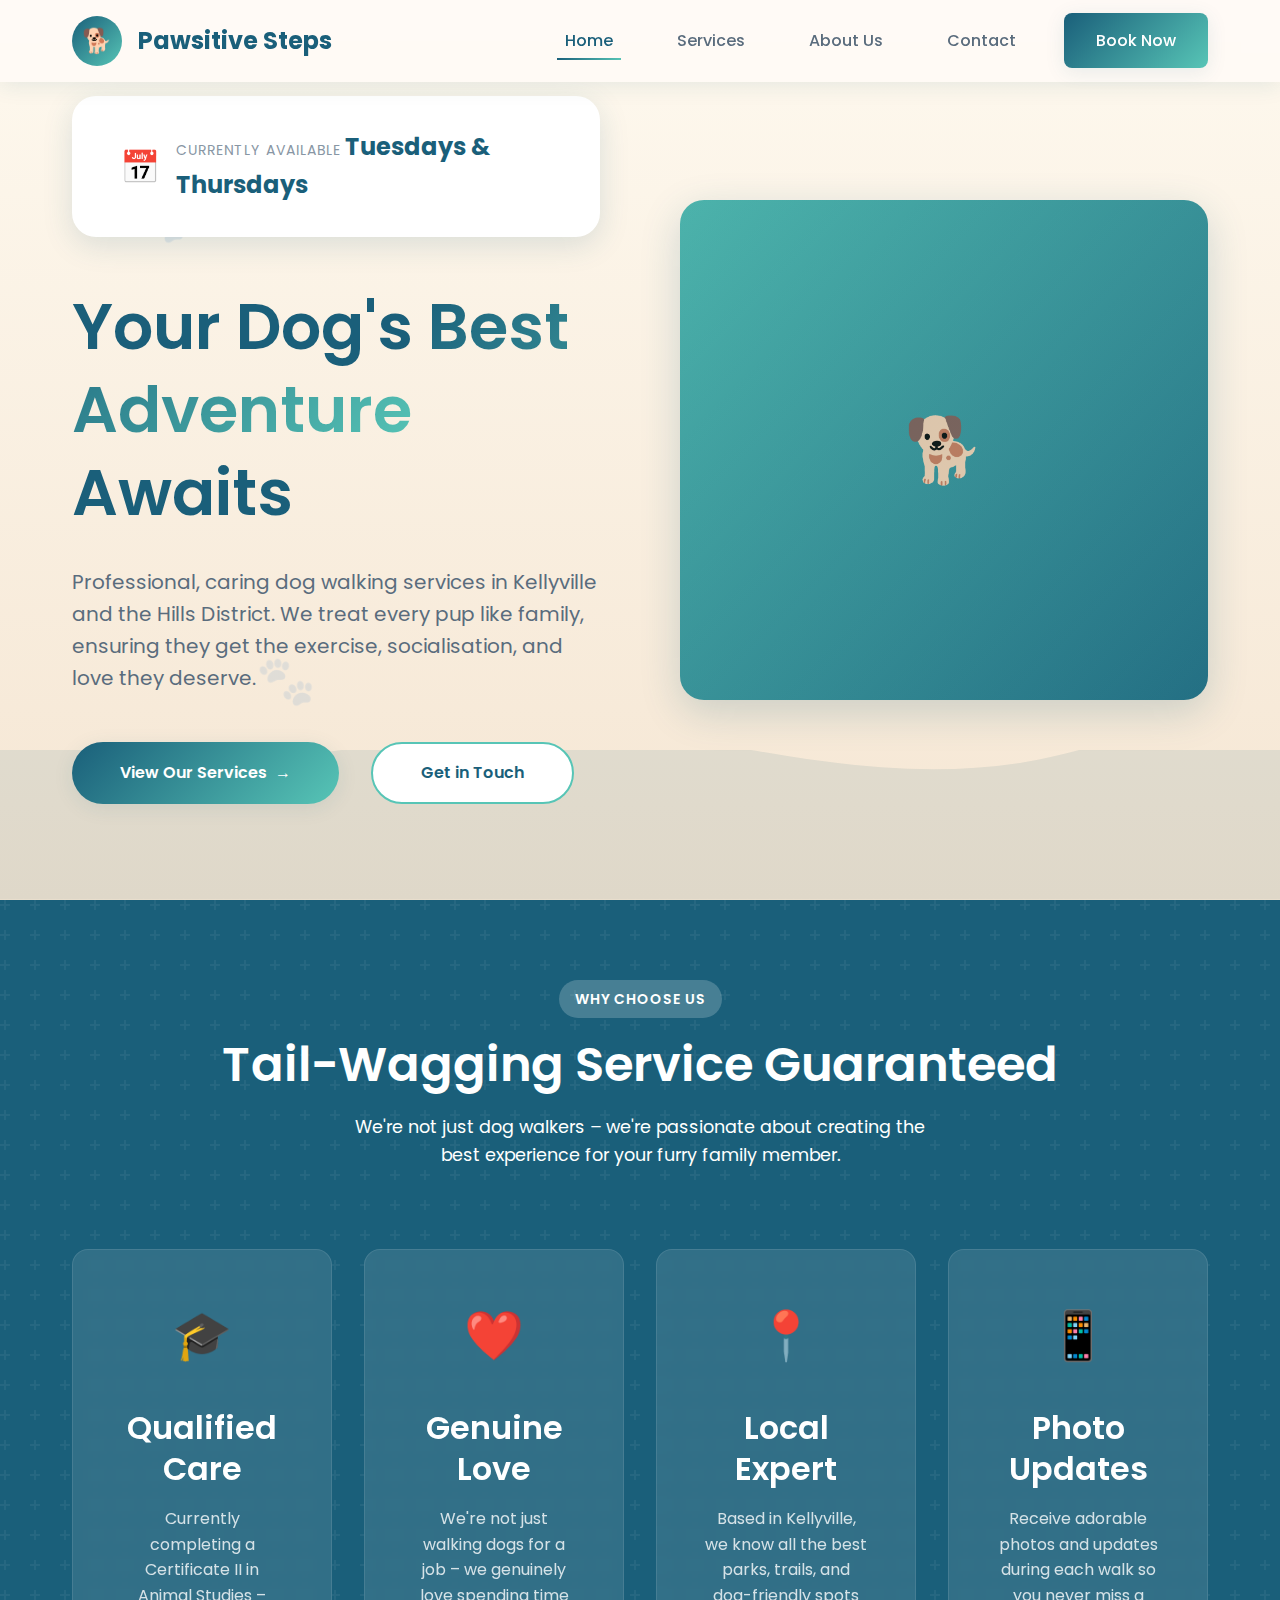
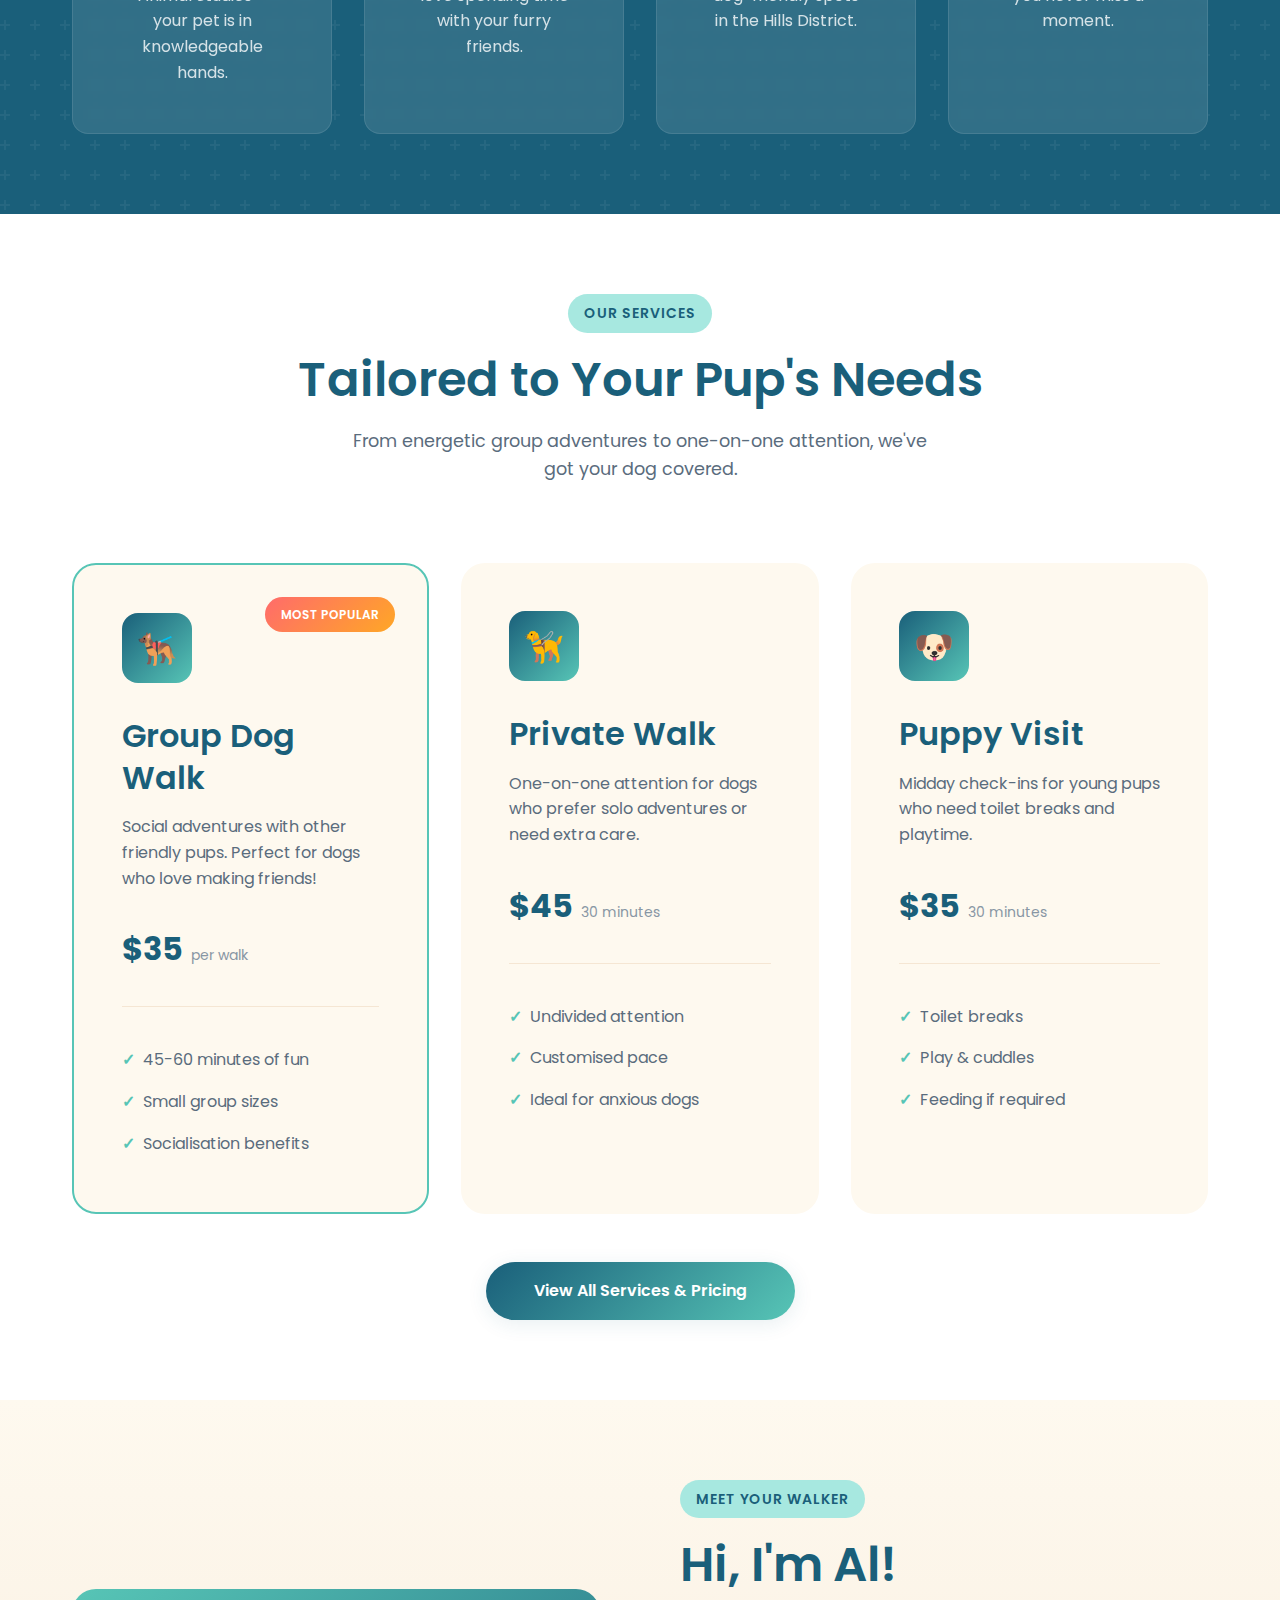
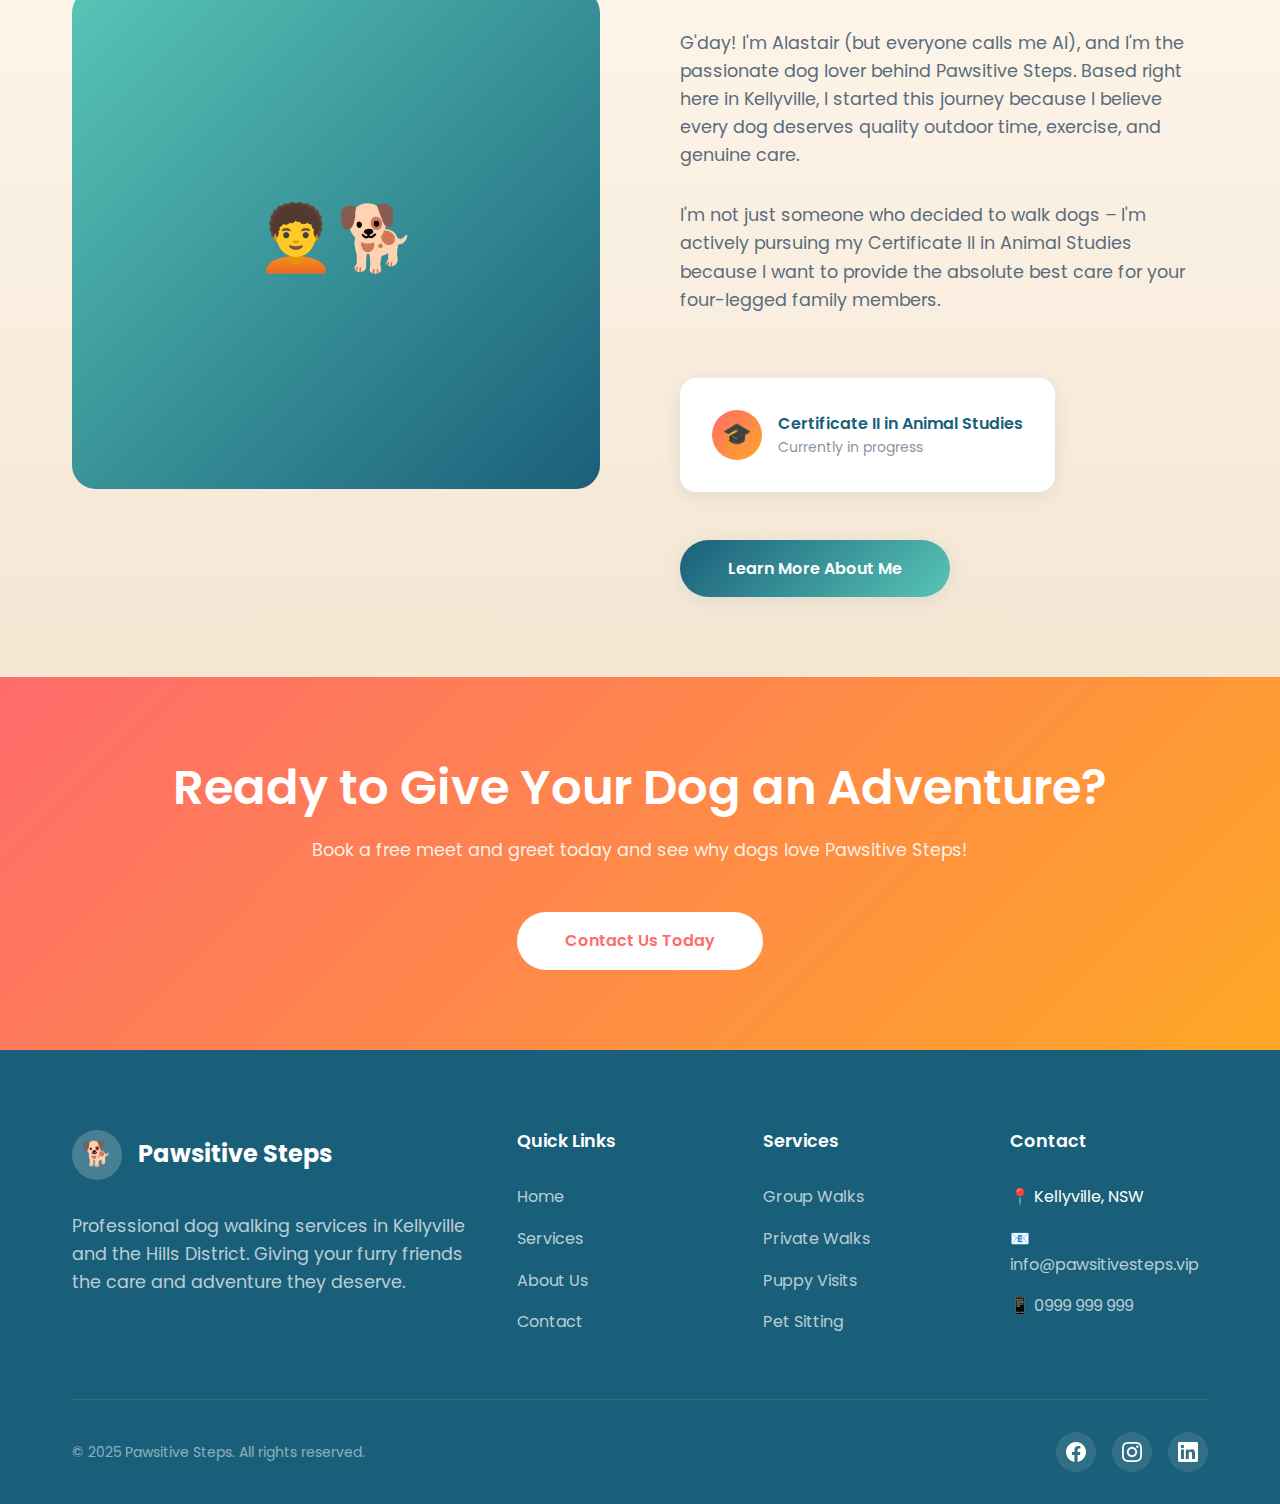
<file: index.html>
<!DOCTYPE html>
<html lang="en-AU">
<head>
    <meta charset="UTF-8">
    <meta name="viewport" content="width=device-width, initial-scale=1.0">
    <meta name="description" content="Pawsitive Steps - Professional dog walking services in Kellyville. Friendly, reliable care for your furry friends on Tuesdays and Thursdays.">
    <meta name="keywords" content="dog walking, Kellyville, pet care, dog walker Sydney, Hills District">
    <title>Pawsitive Steps | Professional Dog Walking in Kellyville</title>

    <!-- Fonts -->
    <link rel="preconnect" href="https://fonts.googleapis.com">
    <link rel="preconnect" href="https://fonts.gstatic.com" crossorigin>
    <link href="https://fonts.googleapis.com/css2?family=Poppins:wght@300;400;500;600;700&display=swap" rel="stylesheet">

    <!-- Styles -->
    <link rel="stylesheet" href="css/styles.css">

    <!-- Favicon placeholder -->
    <link rel="icon" href="data:image/svg+xml,<svg xmlns='http://www.w3.org/2000/svg' viewBox='0 0 100 100'><text y='.9em' font-size='90'>🐕</text></svg>">
</head>
<body>
    <!-- Header -->
    <header class="header">
        <div class="container">
            <nav class="nav">
                <a href="index.html" class="logo">
                    <div class="logo-icon">🐕</div>
                    <span>Pawsitive Steps</span>
                </a>

                <ul class="nav-links">
                    <li><a href="index.html" class="active">Home</a></li>
                    <li><a href="services.html">Services</a></li>
                    <li><a href="about.html">About Us</a></li>
                    <li><a href="contact.html">Contact</a></li>
                    <li><a href="contact.html" class="nav-cta">Book Now</a></li>
                </ul>

                <button class="mobile-toggle" aria-label="Toggle menu">
                    <span></span>
                    <span></span>
                    <span></span>
                </button>
            </nav>
        </div>
    </header>

    <!-- Hero Section -->
    <section class="hero">
        <div class="floating-paw">🐾</div>
        <div class="floating-paw">🐾</div>
        <div class="floating-paw">🐾</div>

        <div class="container">
            <div class="hero-content">
                <div class="hero-text">
                    <div class="availability-badge">
                        <span class="icon">📅</span>
                        <div class="text">
                            <span class="label">Currently Available</span>
                            <span class="days">Tuesdays & Thursdays</span>
                        </div>
                    </div>

                    <h1>Your Dog's <span>Best Adventure</span> Awaits</h1>
                    <p>Professional, caring dog walking services in Kellyville and the Hills District. We treat every pup like family, ensuring they get the exercise, socialisation, and love they deserve.</p>

                    <div class="hero-buttons">
                        <a href="services.html" class="btn btn-primary">
                            View Our Services
                            <span>→</span>
                        </a>
                        <a href="contact.html" class="btn btn-secondary">
                            Get in Touch
                        </a>
                    </div>
                </div>

                <div class="hero-image">
                    <div class="hero-image-wrapper">
                        <!-- Placeholder image - replace with actual image -->
                        <div class="placeholder-img" style="width: 100%; height: 500px;">
                            🐕
                        </div>
                    </div>
                </div>
            </div>
        </div>
    </section>

    <!-- Features Section -->
    <section class="features">
        <div class="container">
            <div class="section-header">
                <span class="section-tag">Why Choose Us</span>
                <h2>Tail-Wagging Service Guaranteed</h2>
                <p>We're not just dog walkers – we're passionate about creating the best experience for your furry family member.</p>
            </div>

            <div class="features-grid">
                <div class="feature-card">
                    <div class="feature-icon">🎓</div>
                    <h3>Qualified Care</h3>
                    <p>Currently completing a Certificate II in Animal Studies – your pet is in knowledgeable hands.</p>
                </div>

                <div class="feature-card">
                    <div class="feature-icon">❤️</div>
                    <h3>Genuine Love</h3>
                    <p>We're not just walking dogs for a job – we genuinely love spending time with your furry friends.</p>
                </div>

                <div class="feature-card">
                    <div class="feature-icon">📍</div>
                    <h3>Local Expert</h3>
                    <p>Based in Kellyville, we know all the best parks, trails, and dog-friendly spots in the Hills District.</p>
                </div>

                <div class="feature-card">
                    <div class="feature-icon">📱</div>
                    <h3>Photo Updates</h3>
                    <p>Receive adorable photos and updates during each walk so you never miss a moment.</p>
                </div>
            </div>
        </div>
    </section>

    <!-- Services Preview -->
    <section class="services">
        <div class="container">
            <div class="section-header">
                <span class="section-tag">Our Services</span>
                <h2>Tailored to Your Pup's Needs</h2>
                <p>From energetic group adventures to one-on-one attention, we've got your dog covered.</p>
            </div>

            <div class="services-grid">
                <div class="service-card popular">
                    <span class="popular-badge">Most Popular</span>
                    <div class="service-icon">🐕‍🦺</div>
                    <h3>Group Dog Walk</h3>
                    <p>Social adventures with other friendly pups. Perfect for dogs who love making friends!</p>
                    <div class="service-price">
                        <span class="amount">$35</span>
                        <span class="period">per walk</span>
                    </div>
                    <ul class="service-features">
                        <li>45-60 minutes of fun</li>
                        <li>Small group sizes</li>
                        <li>Socialisation benefits</li>
                    </ul>
                </div>

                <div class="service-card">
                    <div class="service-icon">🦮</div>
                    <h3>Private Walk</h3>
                    <p>One-on-one attention for dogs who prefer solo adventures or need extra care.</p>
                    <div class="service-price">
                        <span class="amount">$45</span>
                        <span class="period">30 minutes</span>
                    </div>
                    <ul class="service-features">
                        <li>Undivided attention</li>
                        <li>Customised pace</li>
                        <li>Ideal for anxious dogs</li>
                    </ul>
                </div>

                <div class="service-card">
                    <div class="service-icon">🐶</div>
                    <h3>Puppy Visit</h3>
                    <p>Midday check-ins for young pups who need toilet breaks and playtime.</p>
                    <div class="service-price">
                        <span class="amount">$35</span>
                        <span class="period">30 minutes</span>
                    </div>
                    <ul class="service-features">
                        <li>Toilet breaks</li>
                        <li>Play & cuddles</li>
                        <li>Feeding if required</li>
                    </ul>
                </div>
            </div>

            <div style="text-align: center; margin-top: var(--spacing-lg);">
                <a href="services.html" class="btn btn-primary">View All Services & Pricing</a>
            </div>
        </div>
    </section>

    <!-- About Preview -->
    <section class="about">
        <div class="container">
            <div class="about-content">
                <div class="about-image">
                    <!-- Placeholder image - replace with actual photo -->
                    <div class="placeholder-img" style="width: 100%; height: 500px; border-radius: var(--radius-lg);">
                        🧑‍🦱🐕
                    </div>
                </div>

                <div class="about-text">
                    <span class="section-tag">Meet Your Walker</span>
                    <h2>Hi, I'm Al!</h2>
                    <p>G'day! I'm Alastair (but everyone calls me Al), and I'm the passionate dog lover behind Pawsitive Steps. Based right here in Kellyville, I started this journey because I believe every dog deserves quality outdoor time, exercise, and genuine care.</p>
                    <p>I'm not just someone who decided to walk dogs – I'm actively pursuing my Certificate II in Animal Studies because I want to provide the absolute best care for your four-legged family members.</p>

                    <div class="credential-badge">
                        <div class="icon">🎓</div>
                        <div>
                            <div class="text">Certificate II in Animal Studies</div>
                            <div class="subtext">Currently in progress</div>
                        </div>
                    </div>

                    <div style="margin-top: var(--spacing-lg);">
                        <a href="about.html" class="btn btn-primary">Learn More About Me</a>
                    </div>
                </div>
            </div>
        </div>
    </section>

    <!-- CTA Section -->
    <section class="cta-section">
        <div class="container">
            <h2>Ready to Give Your Dog an Adventure?</h2>
            <p>Book a free meet and greet today and see why dogs love Pawsitive Steps!</p>
            <a href="contact.html" class="btn">Contact Us Today</a>
        </div>
    </section>

    <!-- Footer -->
    <footer class="footer">
        <div class="container">
            <div class="footer-content">
                <div class="footer-brand">
                    <a href="index.html" class="logo">
                        <div class="logo-icon">🐕</div>
                        <span>Pawsitive Steps</span>
                    </a>
                    <p>Professional dog walking services in Kellyville and the Hills District. Giving your furry friends the care and adventure they deserve.</p>
                </div>

                <div class="footer-column">
                    <h4>Quick Links</h4>
                    <ul>
                        <li><a href="index.html">Home</a></li>
                        <li><a href="services.html">Services</a></li>
                        <li><a href="about.html">About Us</a></li>
                        <li><a href="contact.html">Contact</a></li>
                    </ul>
                </div>

                <div class="footer-column">
                    <h4>Services</h4>
                    <ul>
                        <li><a href="services.html">Group Walks</a></li>
                        <li><a href="services.html">Private Walks</a></li>
                        <li><a href="services.html">Puppy Visits</a></li>
                        <li><a href="services.html">Pet Sitting</a></li>
                    </ul>
                </div>

                <div class="footer-column">
                    <h4>Contact</h4>
                    <ul>
                        <li>📍 Kellyville, NSW</li>
                        <li>📧 <a href="mailto:info@pawsitivesteps.vip">info@pawsitivesteps.vip</a></li>
                        <li>📱 <a href="tel:+61999999999">0999 999 999</a></li>
                    </ul>
                </div>
            </div>

            <div class="footer-bottom">
                <p>&copy; 2025 Pawsitive Steps. All rights reserved.</p>
                <div class="footer-social">
                    <a href="#" class="social-link facebook" aria-label="Facebook">
                        <svg width="20" height="20" viewBox="0 0 24 24" fill="currentColor">
                            <path d="M24 12.073c0-6.627-5.373-12-12-12s-12 5.373-12 12c0 5.99 4.388 10.954 10.125 11.854v-8.385H7.078v-3.47h3.047V9.43c0-3.007 1.792-4.669 4.533-4.669 1.312 0 2.686.235 2.686.235v2.953H15.83c-1.491 0-1.956.925-1.956 1.874v2.25h3.328l-.532 3.47h-2.796v8.385C19.612 23.027 24 18.062 24 12.073z"/>
                        </svg>
                    </a>
                    <a href="#" class="social-link instagram" aria-label="Instagram">
                        <svg width="20" height="20" viewBox="0 0 24 24" fill="currentColor">
                            <path d="M12 2.163c3.204 0 3.584.012 4.85.07 3.252.148 4.771 1.691 4.919 4.919.058 1.265.069 1.645.069 4.849 0 3.205-.012 3.584-.069 4.849-.149 3.225-1.664 4.771-4.919 4.919-1.266.058-1.644.07-4.85.07-3.204 0-3.584-.012-4.849-.07-3.26-.149-4.771-1.699-4.919-4.92-.058-1.265-.07-1.644-.07-4.849 0-3.204.013-3.583.07-4.849.149-3.227 1.664-4.771 4.919-4.919 1.266-.057 1.645-.069 4.849-.069zm0-2.163c-3.259 0-3.667.014-4.947.072-4.358.2-6.78 2.618-6.98 6.98-.059 1.281-.073 1.689-.073 4.948 0 3.259.014 3.668.072 4.948.2 4.358 2.618 6.78 6.98 6.98 1.281.058 1.689.072 4.948.072 3.259 0 3.668-.014 4.948-.072 4.354-.2 6.782-2.618 6.979-6.98.059-1.28.073-1.689.073-4.948 0-3.259-.014-3.667-.072-4.947-.196-4.354-2.617-6.78-6.979-6.98-1.281-.059-1.69-.073-4.949-.073zm0 5.838c-3.403 0-6.162 2.759-6.162 6.162s2.759 6.163 6.162 6.163 6.162-2.759 6.162-6.163c0-3.403-2.759-6.162-6.162-6.162zm0 10.162c-2.209 0-4-1.79-4-4 0-2.209 1.791-4 4-4s4 1.791 4 4c0 2.21-1.791 4-4 4zm6.406-11.845c-.796 0-1.441.645-1.441 1.44s.645 1.44 1.441 1.44c.795 0 1.439-.645 1.439-1.44s-.644-1.44-1.439-1.44z"/>
                        </svg>
                    </a>
                    <a href="#" class="social-link linkedin" aria-label="LinkedIn">
                        <svg width="20" height="20" viewBox="0 0 24 24" fill="currentColor">
                            <path d="M20.447 20.452h-3.554v-5.569c0-1.328-.027-3.037-1.852-3.037-1.853 0-2.136 1.445-2.136 2.939v5.667H9.351V9h3.414v1.561h.046c.477-.9 1.637-1.85 3.37-1.85 3.601 0 4.267 2.37 4.267 5.455v6.286zM5.337 7.433c-1.144 0-2.063-.926-2.063-2.065 0-1.138.92-2.063 2.063-2.063 1.14 0 2.064.925 2.064 2.063 0 1.139-.925 2.065-2.064 2.065zm1.782 13.019H3.555V9h3.564v11.452zM22.225 0H1.771C.792 0 0 .774 0 1.729v20.542C0 23.227.792 24 1.771 24h20.451C23.2 24 24 23.227 24 22.271V1.729C24 .774 23.2 0 22.222 0h.003z"/>
                        </svg>
                    </a>
                </div>
            </div>
        </div>
    </footer>

    <!-- Mobile Menu Script -->
    <script>
        // Mobile menu toggle
        const mobileToggle = document.querySelector('.mobile-toggle');
        const navLinks = document.querySelector('.nav-links');

        mobileToggle.addEventListener('click', () => {
            navLinks.classList.toggle('active');
            mobileToggle.classList.toggle('active');
        });

        // Header scroll effect
        const header = document.querySelector('.header');
        window.addEventListener('scroll', () => {
            if (window.scrollY > 50) {
                header.classList.add('scrolled');
            } else {
                header.classList.remove('scrolled');
            }
        });

        // Fade in animation on scroll
        const observerOptions = {
            threshold: 0.1,
            rootMargin: '0px 0px -50px 0px'
        };

        const observer = new IntersectionObserver((entries) => {
            entries.forEach(entry => {
                if (entry.isIntersecting) {
                    entry.target.classList.add('visible');
                }
            });
        }, observerOptions);

        document.querySelectorAll('.fade-in').forEach(el => observer.observe(el));
    </script>
</body>
</html>
</file>
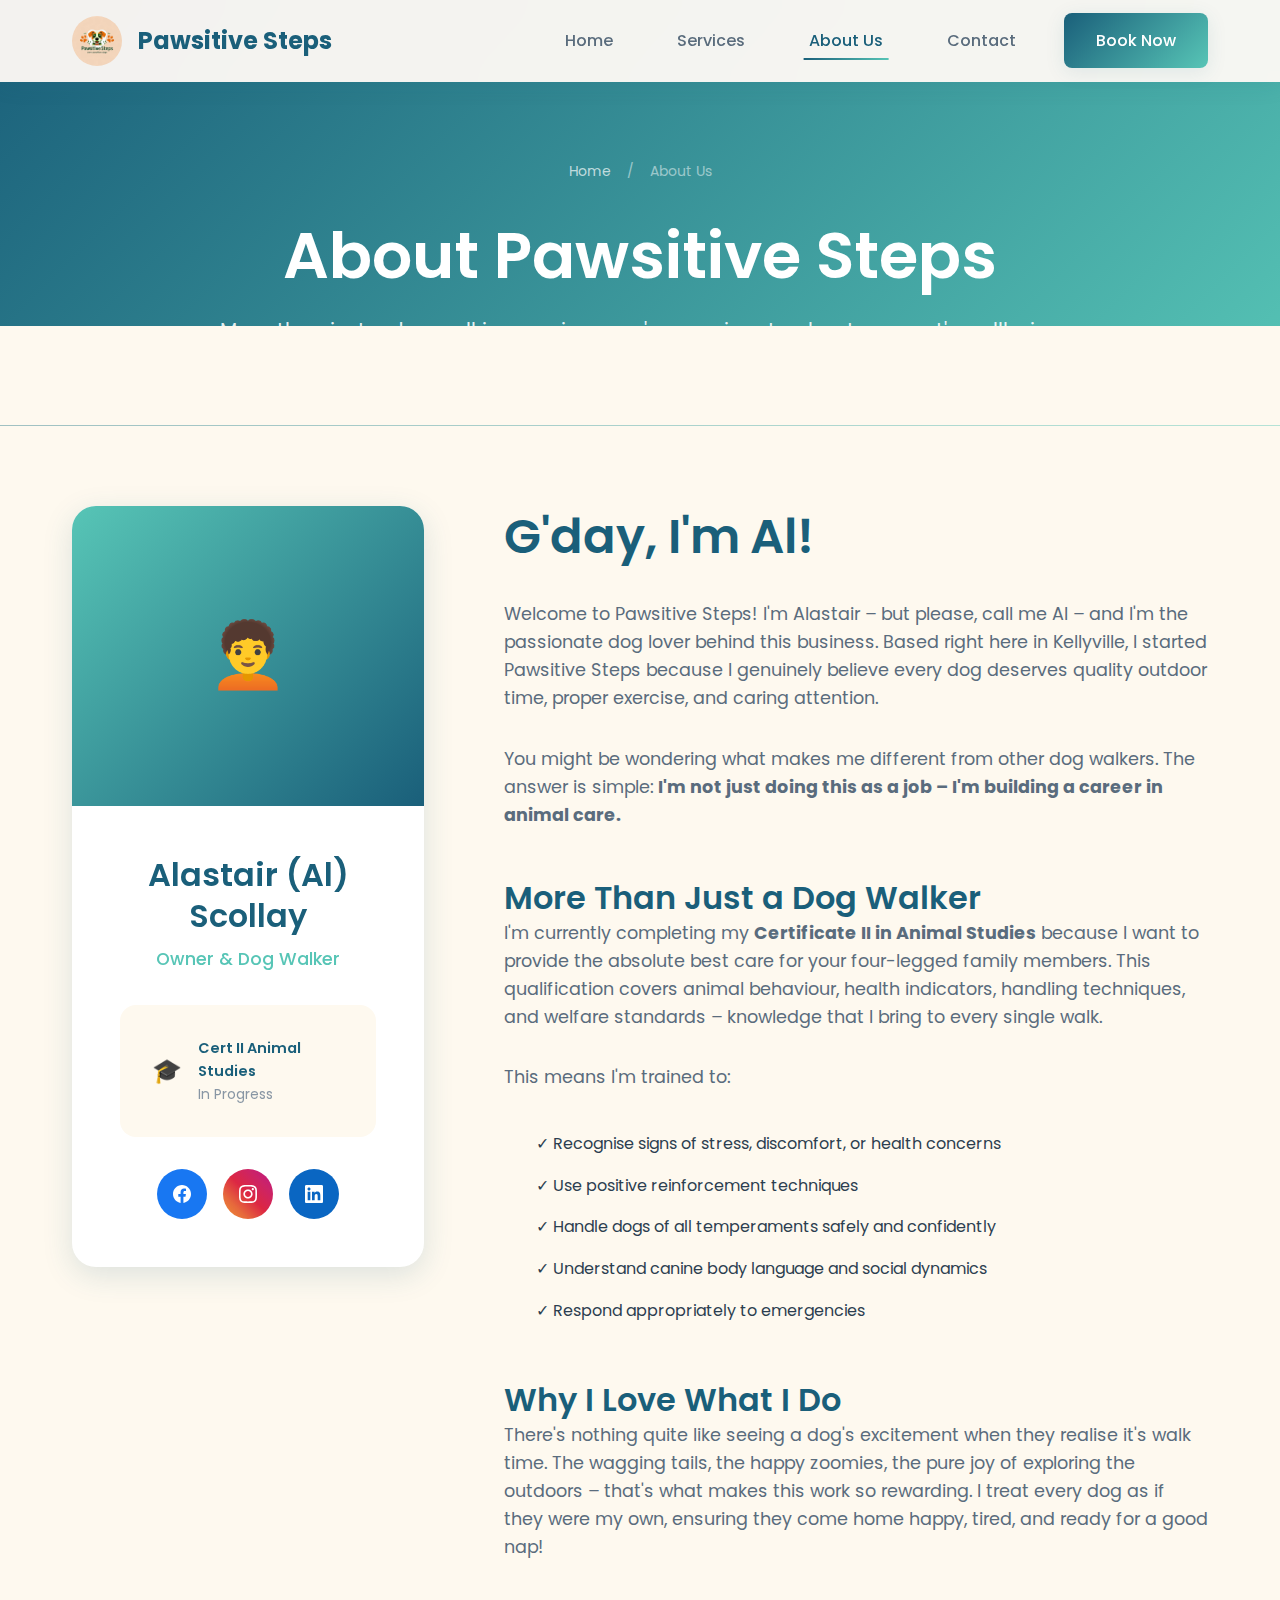
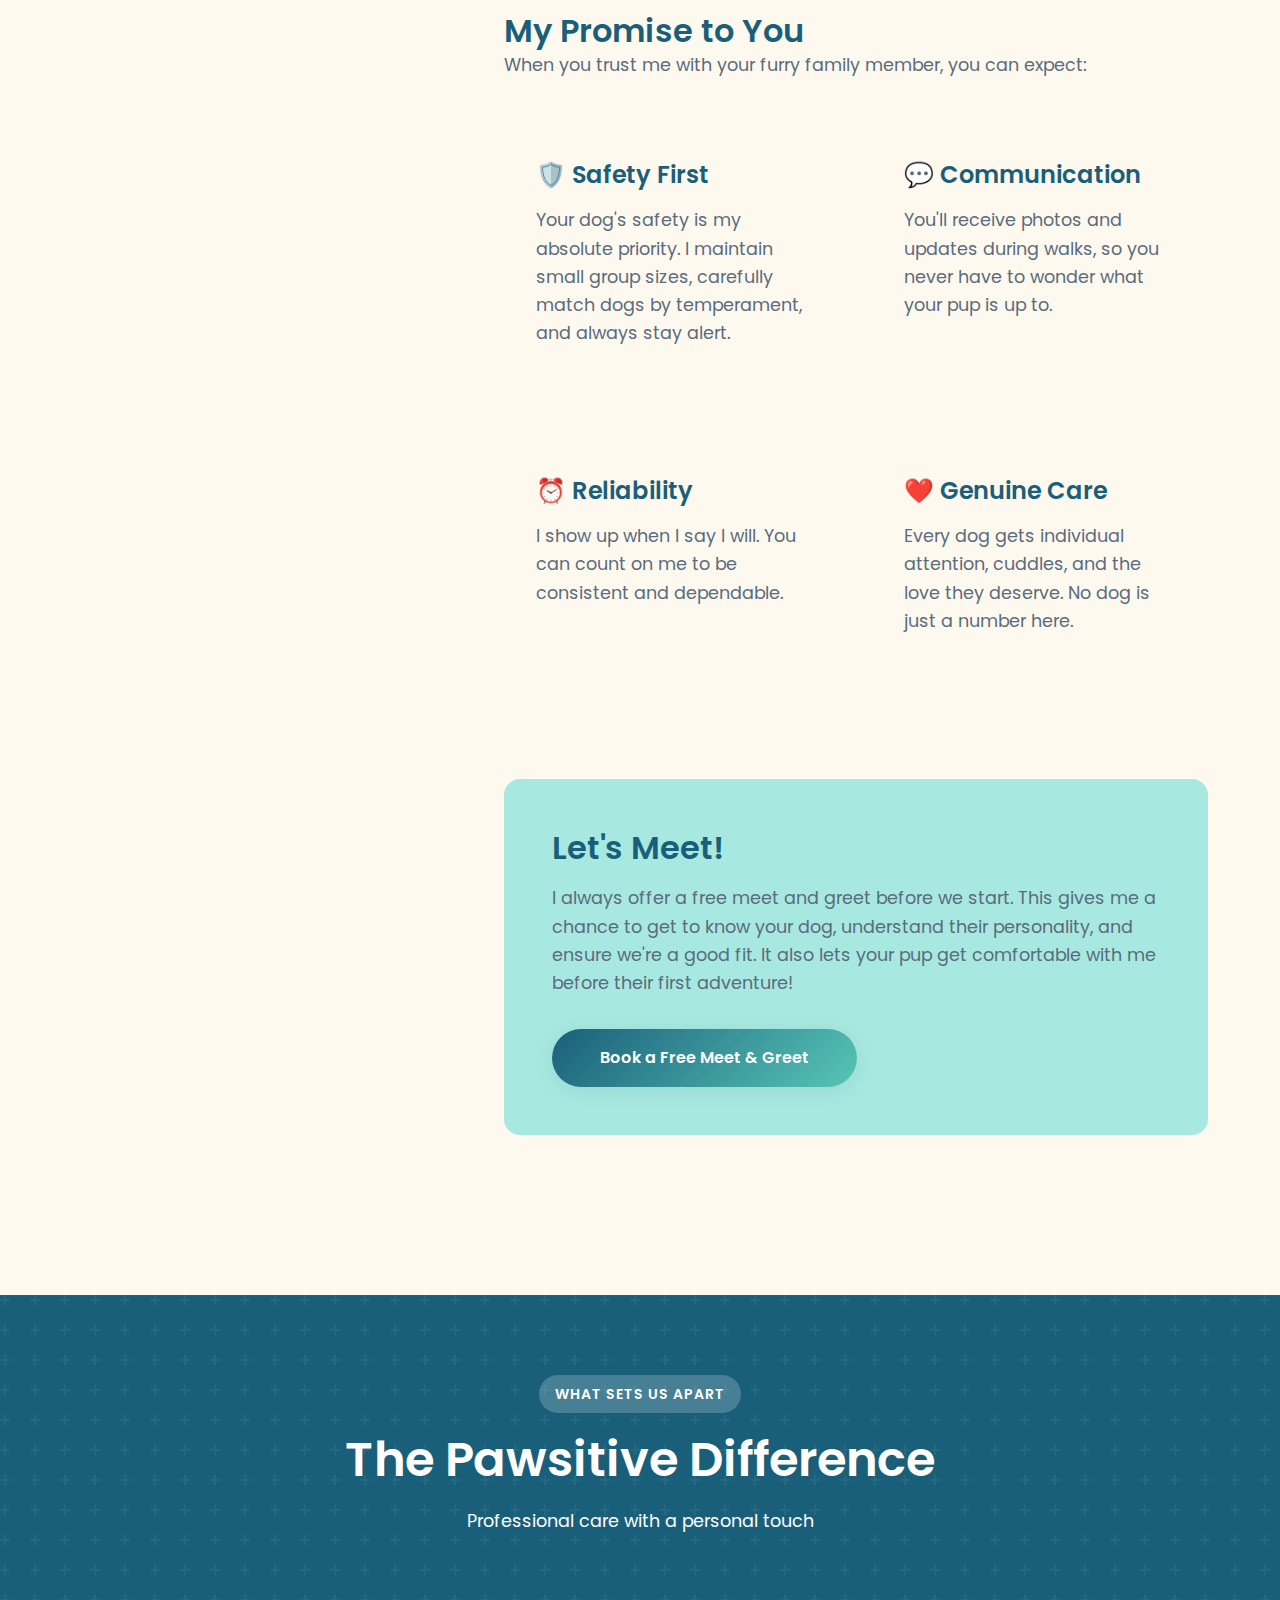
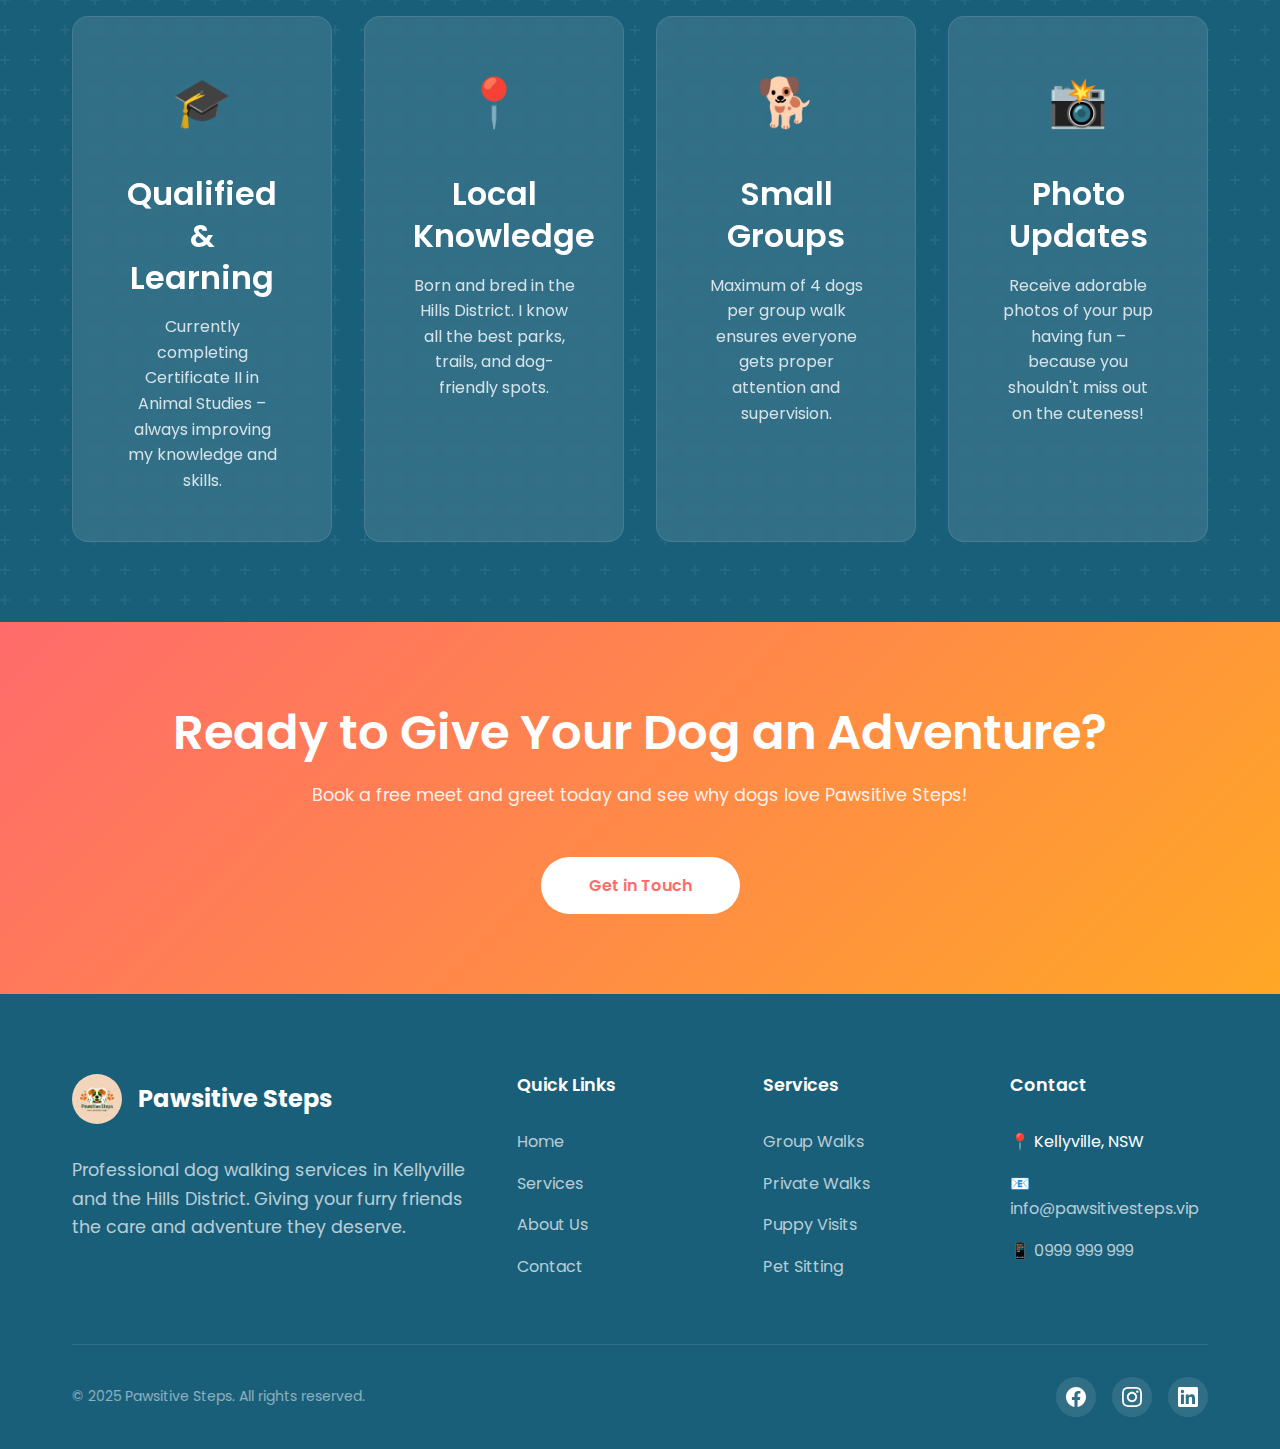
<file: about.html>
<!DOCTYPE html>
<html lang="en-AU">
<head>
    <meta charset="UTF-8">
    <meta name="viewport" content="width=device-width, initial-scale=1.0">
    <meta name="description" content="Meet Al from Pawsitive Steps - a passionate dog lover and qualified animal care professional serving Kellyville and the Hills District.">
    <meta name="keywords" content="dog walker Kellyville, about Pawsitive Steps, Al Scollay, Hills District dog walking">
    <title>About Us | Pawsitive Steps Dog Walking</title>

    <!-- Fonts -->
    <link rel="preconnect" href="https://fonts.googleapis.com">
    <link rel="preconnect" href="https://fonts.gstatic.com" crossorigin>
    <link href="https://fonts.googleapis.com/css2?family=Poppins:wght@300;400;500;600;700&display=swap" rel="stylesheet">

    <!-- Styles -->
    <link rel="stylesheet" href="css/variables.css">
    <link rel="stylesheet" href="css/base.css">
    <link rel="stylesheet" href="css/header.css">
    <link rel="stylesheet" href="css/hero.css">
    <link rel="stylesheet" href="css/sections.css">
    <link rel="stylesheet" href="css/contact.css">
    <link rel="stylesheet" href="css/footer.css">
    <link rel="stylesheet" href="css/pages.css">
    <link rel="stylesheet" href="css/responsive.css">

    <!-- Favicon -->
    <link rel="icon" href="data:image/svg+xml,<svg xmlns='http://www.w3.org/2000/svg' viewBox='0 0 100 100'><text y='.9em' font-size='90'>🐕</text></svg>">
</head>
<body>
    <!-- Header -->
    <header class="header">
        <div class="container">
            <nav class="nav">
                <a href="index.html" class="logo">
                    <div class="logo-icon"><img src="images/logo.jpg" alt="Pawsitive Steps Logo"></div>
                    <span>Pawsitive Steps</span>
                </a>

                <ul class="nav-links">
                    <li><a href="index.html">Home</a></li>
                    <li><a href="services.html">Services</a></li>
                    <li><a href="about.html" class="active">About Us</a></li>
                    <li><a href="contact.html">Contact</a></li>
                    <li><a href="contact.html" class="nav-cta">Book Now</a></li>
                </ul>

                <button class="mobile-toggle" aria-label="Toggle menu">
                    <span></span>
                    <span></span>
                    <span></span>
                </button>
            </nav>
        </div>
    </header>

    <!-- Page Header -->
    <section class="page-header">
        <div class="container">
            <nav class="breadcrumbs">
                <a href="index.html">Home</a>
                <span>/</span>
                <span>About Us</span>
            </nav>
            <h1>About Pawsitive Steps</h1>
            <p>More than just a dog walking service – we're passionate about your pet's wellbeing</p>
        </div>
    </section>

    <!-- About Content -->
    <section class="about-page-content">
        <div class="container">
            <div class="about-full">
                <div class="about-sidebar">
                    <div class="profile-card">
                        <!-- Placeholder image - replace with actual photo -->
                        <div class="placeholder-img profile-image">
                            🧑‍🦱
                        </div>
                        <div class="profile-info">
                            <h3>Alastair (Al) Scollay</h3>
                            <p class="role">Owner & Dog Walker</p>
                            <div class="credential-badge" style="display: block; margin: 0; box-shadow: none; background: var(--sand-light);">
                                <div style="display: flex; align-items: center; gap: var(--spacing-sm); justify-content: center;">
                                    <span style="font-size: 1.5rem;">🎓</span>
                                    <div style="text-align: left;">
                                        <div class="text" style="font-size: 0.9rem;">Cert II Animal Studies</div>
                                        <div class="subtext">In Progress</div>
                                    </div>
                                </div>
                            </div>
                            <div class="social-links" style="justify-content: center; margin-top: var(--spacing-md);">
                                <a href="#" class="social-link facebook" aria-label="Facebook">
                                    <svg width="18" height="18" viewBox="0 0 24 24" fill="currentColor">
                                        <path d="M24 12.073c0-6.627-5.373-12-12-12s-12 5.373-12 12c0 5.99 4.388 10.954 10.125 11.854v-8.385H7.078v-3.47h3.047V9.43c0-3.007 1.792-4.669 4.533-4.669 1.312 0 2.686.235 2.686.235v2.953H15.83c-1.491 0-1.956.925-1.956 1.874v2.25h3.328l-.532 3.47h-2.796v8.385C19.612 23.027 24 18.062 24 12.073z"/>
                                    </svg>
                                </a>
                                <a href="#" class="social-link instagram" aria-label="Instagram">
                                    <svg width="18" height="18" viewBox="0 0 24 24" fill="currentColor">
                                        <path d="M12 2.163c3.204 0 3.584.012 4.85.07 3.252.148 4.771 1.691 4.919 4.919.058 1.265.069 1.645.069 4.849 0 3.205-.012 3.584-.069 4.849-.149 3.225-1.664 4.771-4.919 4.919-1.266.058-1.644.07-4.85.07-3.204 0-3.584-.012-4.849-.07-3.26-.149-4.771-1.699-4.919-4.92-.058-1.265-.07-1.644-.07-4.849 0-3.204.013-3.583.07-4.849.149-3.227 1.664-4.771 4.919-4.919 1.266-.057 1.645-.069 4.849-.069zm0-2.163c-3.259 0-3.667.014-4.947.072-4.358.2-6.78 2.618-6.98 6.98-.059 1.281-.073 1.689-.073 4.948 0 3.259.014 3.668.072 4.948.2 4.358 2.618 6.78 6.98 6.98 1.281.058 1.689.072 4.948.072 3.259 0 3.668-.014 4.948-.072 4.354-.2 6.782-2.618 6.979-6.98.059-1.28.073-1.689.073-4.948 0-3.259-.014-3.667-.072-4.947-.196-4.354-2.617-6.78-6.979-6.98-1.281-.059-1.69-.073-4.949-.073zm0 5.838c-3.403 0-6.162 2.759-6.162 6.162s2.759 6.163 6.162 6.163 6.162-2.759 6.162-6.163c0-3.403-2.759-6.162-6.162-6.162zm0 10.162c-2.209 0-4-1.79-4-4 0-2.209 1.791-4 4-4s4 1.791 4 4c0 2.21-1.791 4-4 4zm6.406-11.845c-.796 0-1.441.645-1.441 1.44s.645 1.44 1.441 1.44c.795 0 1.439-.645 1.439-1.44s-.644-1.44-1.439-1.44z"/>
                                    </svg>
                                </a>
                                <a href="#" class="social-link linkedin" aria-label="LinkedIn">
                                    <svg width="18" height="18" viewBox="0 0 24 24" fill="currentColor">
                                        <path d="M20.447 20.452h-3.554v-5.569c0-1.328-.027-3.037-1.852-3.037-1.853 0-2.136 1.445-2.136 2.939v5.667H9.351V9h3.414v1.561h.046c.477-.9 1.637-1.85 3.37-1.85 3.601 0 4.267 2.37 4.267 5.455v6.286zM5.337 7.433c-1.144 0-2.063-.926-2.063-2.065 0-1.138.92-2.063 2.063-2.063 1.14 0 2.064.925 2.064 2.063 0 1.139-.925 2.065-2.064 2.065zm1.782 13.019H3.555V9h3.564v11.452zM22.225 0H1.771C.792 0 0 .774 0 1.729v20.542C0 23.227.792 24 1.771 24h20.451C23.2 24 24 23.227 24 22.271V1.729C24 .774 23.2 0 22.222 0h.003z"/>
                                    </svg>
                                </a>
                            </div>
                        </div>
                    </div>
                </div>

                <div class="about-main">
                    <h2>G'day, I'm Al!</h2>
                    <p>Welcome to Pawsitive Steps! I'm Alastair – but please, call me Al – and I'm the passionate dog lover behind this business. Based right here in Kellyville, I started Pawsitive Steps because I genuinely believe every dog deserves quality outdoor time, proper exercise, and caring attention.</p>

                    <p>You might be wondering what makes me different from other dog walkers. The answer is simple: <strong>I'm not just doing this as a job – I'm building a career in animal care.</strong></p>

                    <h3 style="margin-top: var(--spacing-lg);">More Than Just a Dog Walker</h3>
                    <p>I'm currently completing my <strong>Certificate II in Animal Studies</strong> because I want to provide the absolute best care for your four-legged family members. This qualification covers animal behaviour, health indicators, handling techniques, and welfare standards – knowledge that I bring to every single walk.</p>

                    <p>This means I'm trained to:</p>
                    <ul style="list-style: none; margin: var(--spacing-md) 0; padding-left: var(--spacing-md);">
                        <li style="padding: var(--spacing-xs) 0;">✓ Recognise signs of stress, discomfort, or health concerns</li>
                        <li style="padding: var(--spacing-xs) 0;">✓ Use positive reinforcement techniques</li>
                        <li style="padding: var(--spacing-xs) 0;">✓ Handle dogs of all temperaments safely and confidently</li>
                        <li style="padding: var(--spacing-xs) 0;">✓ Understand canine body language and social dynamics</li>
                        <li style="padding: var(--spacing-xs) 0;">✓ Respond appropriately to emergencies</li>
                    </ul>

                    <h3 style="margin-top: var(--spacing-lg);">Why I Love What I Do</h3>
                    <p>There's nothing quite like seeing a dog's excitement when they realise it's walk time. The wagging tails, the happy zoomies, the pure joy of exploring the outdoors – that's what makes this work so rewarding. I treat every dog as if they were my own, ensuring they come home happy, tired, and ready for a good nap!</p>

                    <h3 style="margin-top: var(--spacing-lg);">My Promise to You</h3>
                    <p>When you trust me with your furry family member, you can expect:</p>

                    <div class="values-grid">
                        <div class="value-card">
                            <h4>🛡️ Safety First</h4>
                            <p>Your dog's safety is my absolute priority. I maintain small group sizes, carefully match dogs by temperament, and always stay alert.</p>
                        </div>
                        <div class="value-card">
                            <h4>💬 Communication</h4>
                            <p>You'll receive photos and updates during walks, so you never have to wonder what your pup is up to.</p>
                        </div>
                        <div class="value-card">
                            <h4>⏰ Reliability</h4>
                            <p>I show up when I say I will. You can count on me to be consistent and dependable.</p>
                        </div>
                        <div class="value-card">
                            <h4>❤️ Genuine Care</h4>
                            <p>Every dog gets individual attention, cuddles, and the love they deserve. No dog is just a number here.</p>
                        </div>
                    </div>

                    <div style="margin-top: var(--spacing-xl); padding: var(--spacing-lg); background: var(--ocean-foam); border-radius: var(--radius-md);">
                        <h3 style="margin-bottom: var(--spacing-sm);">Let's Meet!</h3>
                        <p style="margin-bottom: var(--spacing-md);">I always offer a free meet and greet before we start. This gives me a chance to get to know your dog, understand their personality, and ensure we're a good fit. It also lets your pup get comfortable with me before their first adventure!</p>
                        <a href="contact.html" class="btn btn-primary">Book a Free Meet & Greet</a>
                    </div>
                </div>
            </div>
        </div>
    </section>

    <!-- Features Section -->
    <section class="features">
        <div class="container">
            <div class="section-header">
                <span class="section-tag">What Sets Us Apart</span>
                <h2>The Pawsitive Difference</h2>
                <p>Professional care with a personal touch</p>
            </div>

            <div class="features-grid">
                <div class="feature-card">
                    <div class="feature-icon">🎓</div>
                    <h3>Qualified & Learning</h3>
                    <p>Currently completing Certificate II in Animal Studies – always improving my knowledge and skills.</p>
                </div>

                <div class="feature-card">
                    <div class="feature-icon">📍</div>
                    <h3>Local Knowledge</h3>
                    <p>Born and bred in the Hills District. I know all the best parks, trails, and dog-friendly spots.</p>
                </div>

                <div class="feature-card">
                    <div class="feature-icon">🐕</div>
                    <h3>Small Groups</h3>
                    <p>Maximum of 4 dogs per group walk ensures everyone gets proper attention and supervision.</p>
                </div>

                <div class="feature-card">
                    <div class="feature-icon">📸</div>
                    <h3>Photo Updates</h3>
                    <p>Receive adorable photos of your pup having fun – because you shouldn't miss out on the cuteness!</p>
                </div>
            </div>
        </div>
    </section>

    <!-- CTA Section -->
    <section class="cta-section">
        <div class="container">
            <h2>Ready to Give Your Dog an Adventure?</h2>
            <p>Book a free meet and greet today and see why dogs love Pawsitive Steps!</p>
            <a href="contact.html" class="btn">Get in Touch</a>
        </div>
    </section>

    <!-- Footer -->
    <footer class="footer">
        <div class="container">
            <div class="footer-content">
                <div class="footer-brand">
                    <a href="index.html" class="logo">
                        <div class="logo-icon"><img src="images/logo.jpg" alt="Pawsitive Steps Logo"></div>
                        <span>Pawsitive Steps</span>
                    </a>
                    <p>Professional dog walking services in Kellyville and the Hills District. Giving your furry friends the care and adventure they deserve.</p>
                </div>

                <div class="footer-column">
                    <h4>Quick Links</h4>
                    <ul>
                        <li><a href="index.html">Home</a></li>
                        <li><a href="services.html">Services</a></li>
                        <li><a href="about.html">About Us</a></li>
                        <li><a href="contact.html">Contact</a></li>
                    </ul>
                </div>

                <div class="footer-column">
                    <h4>Services</h4>
                    <ul>
                        <li><a href="services.html">Group Walks</a></li>
                        <li><a href="services.html">Private Walks</a></li>
                        <li><a href="services.html">Puppy Visits</a></li>
                        <li><a href="services.html">Pet Sitting</a></li>
                    </ul>
                </div>

                <div class="footer-column">
                    <h4>Contact</h4>
                    <ul>
                        <li>📍 Kellyville, NSW</li>
                        <li>📧 <a href="mailto:info@pawsitivesteps.vip">info@pawsitivesteps.vip</a></li>
                        <li>📱 <a href="tel:+61999999999">0999 999 999</a></li>
                    </ul>
                </div>
            </div>

            <div class="footer-bottom">
                <p>&copy; 2025 Pawsitive Steps. All rights reserved.</p>
                <div class="footer-social">
                    <a href="#" class="social-link facebook" aria-label="Facebook">
                        <svg width="20" height="20" viewBox="0 0 24 24" fill="currentColor">
                            <path d="M24 12.073c0-6.627-5.373-12-12-12s-12 5.373-12 12c0 5.99 4.388 10.954 10.125 11.854v-8.385H7.078v-3.47h3.047V9.43c0-3.007 1.792-4.669 4.533-4.669 1.312 0 2.686.235 2.686.235v2.953H15.83c-1.491 0-1.956.925-1.956 1.874v2.25h3.328l-.532 3.47h-2.796v8.385C19.612 23.027 24 18.062 24 12.073z"/>
                        </svg>
                    </a>
                    <a href="#" class="social-link instagram" aria-label="Instagram">
                        <svg width="20" height="20" viewBox="0 0 24 24" fill="currentColor">
                            <path d="M12 2.163c3.204 0 3.584.012 4.85.07 3.252.148 4.771 1.691 4.919 4.919.058 1.265.069 1.645.069 4.849 0 3.205-.012 3.584-.069 4.849-.149 3.225-1.664 4.771-4.919 4.919-1.266.058-1.644.07-4.85.07-3.204 0-3.584-.012-4.849-.07-3.26-.149-4.771-1.699-4.919-4.92-.058-1.265-.07-1.644-.07-4.849 0-3.204.013-3.583.07-4.849.149-3.227 1.664-4.771 4.919-4.919 1.266-.057 1.645-.069 4.849-.069zm0-2.163c-3.259 0-3.667.014-4.947.072-4.358.2-6.78 2.618-6.98 6.98-.059 1.281-.073 1.689-.073 4.948 0 3.259.014 3.668.072 4.948.2 4.358 2.618 6.78 6.98 6.98 1.281.058 1.689.072 4.948.072 3.259 0 3.668-.014 4.948-.072 4.354-.2 6.782-2.618 6.979-6.98.059-1.28.073-1.689.073-4.948 0-3.259-.014-3.667-.072-4.947-.196-4.354-2.617-6.78-6.979-6.98-1.281-.059-1.69-.073-4.949-.073zm0 5.838c-3.403 0-6.162 2.759-6.162 6.162s2.759 6.163 6.162 6.163 6.162-2.759 6.162-6.163c0-3.403-2.759-6.162-6.162-6.162zm0 10.162c-2.209 0-4-1.79-4-4 0-2.209 1.791-4 4-4s4 1.791 4 4c0 2.21-1.791 4-4 4zm6.406-11.845c-.796 0-1.441.645-1.441 1.44s.645 1.44 1.441 1.44c.795 0 1.439-.645 1.439-1.44s-.644-1.44-1.439-1.44z"/>
                        </svg>
                    </a>
                    <a href="#" class="social-link linkedin" aria-label="LinkedIn">
                        <svg width="20" height="20" viewBox="0 0 24 24" fill="currentColor">
                            <path d="M20.447 20.452h-3.554v-5.569c0-1.328-.027-3.037-1.852-3.037-1.853 0-2.136 1.445-2.136 2.939v5.667H9.351V9h3.414v1.561h.046c.477-.9 1.637-1.85 3.37-1.85 3.601 0 4.267 2.37 4.267 5.455v6.286zM5.337 7.433c-1.144 0-2.063-.926-2.063-2.065 0-1.138.92-2.063 2.063-2.063 1.14 0 2.064.925 2.064 2.063 0 1.139-.925 2.065-2.064 2.065zm1.782 13.019H3.555V9h3.564v11.452zM22.225 0H1.771C.792 0 0 .774 0 1.729v20.542C0 23.227.792 24 1.771 24h20.451C23.2 24 24 23.227 24 22.271V1.729C24 .774 23.2 0 22.222 0h.003z"/>
                        </svg>
                    </a>
                </div>
            </div>
        </div>
    </footer>

    <!-- Mobile Menu Script -->
    <script>
        const mobileToggle = document.querySelector('.mobile-toggle');
        const navLinks = document.querySelector('.nav-links');

        mobileToggle.addEventListener('click', () => {
            navLinks.classList.toggle('active');
            mobileToggle.classList.toggle('active');
        });

        const header = document.querySelector('.header');
        window.addEventListener('scroll', () => {
            if (window.scrollY > 50) {
                header.classList.add('scrolled');
            } else {
                header.classList.remove('scrolled');
            }
        });
    </script>
</body>
</html>
</file>
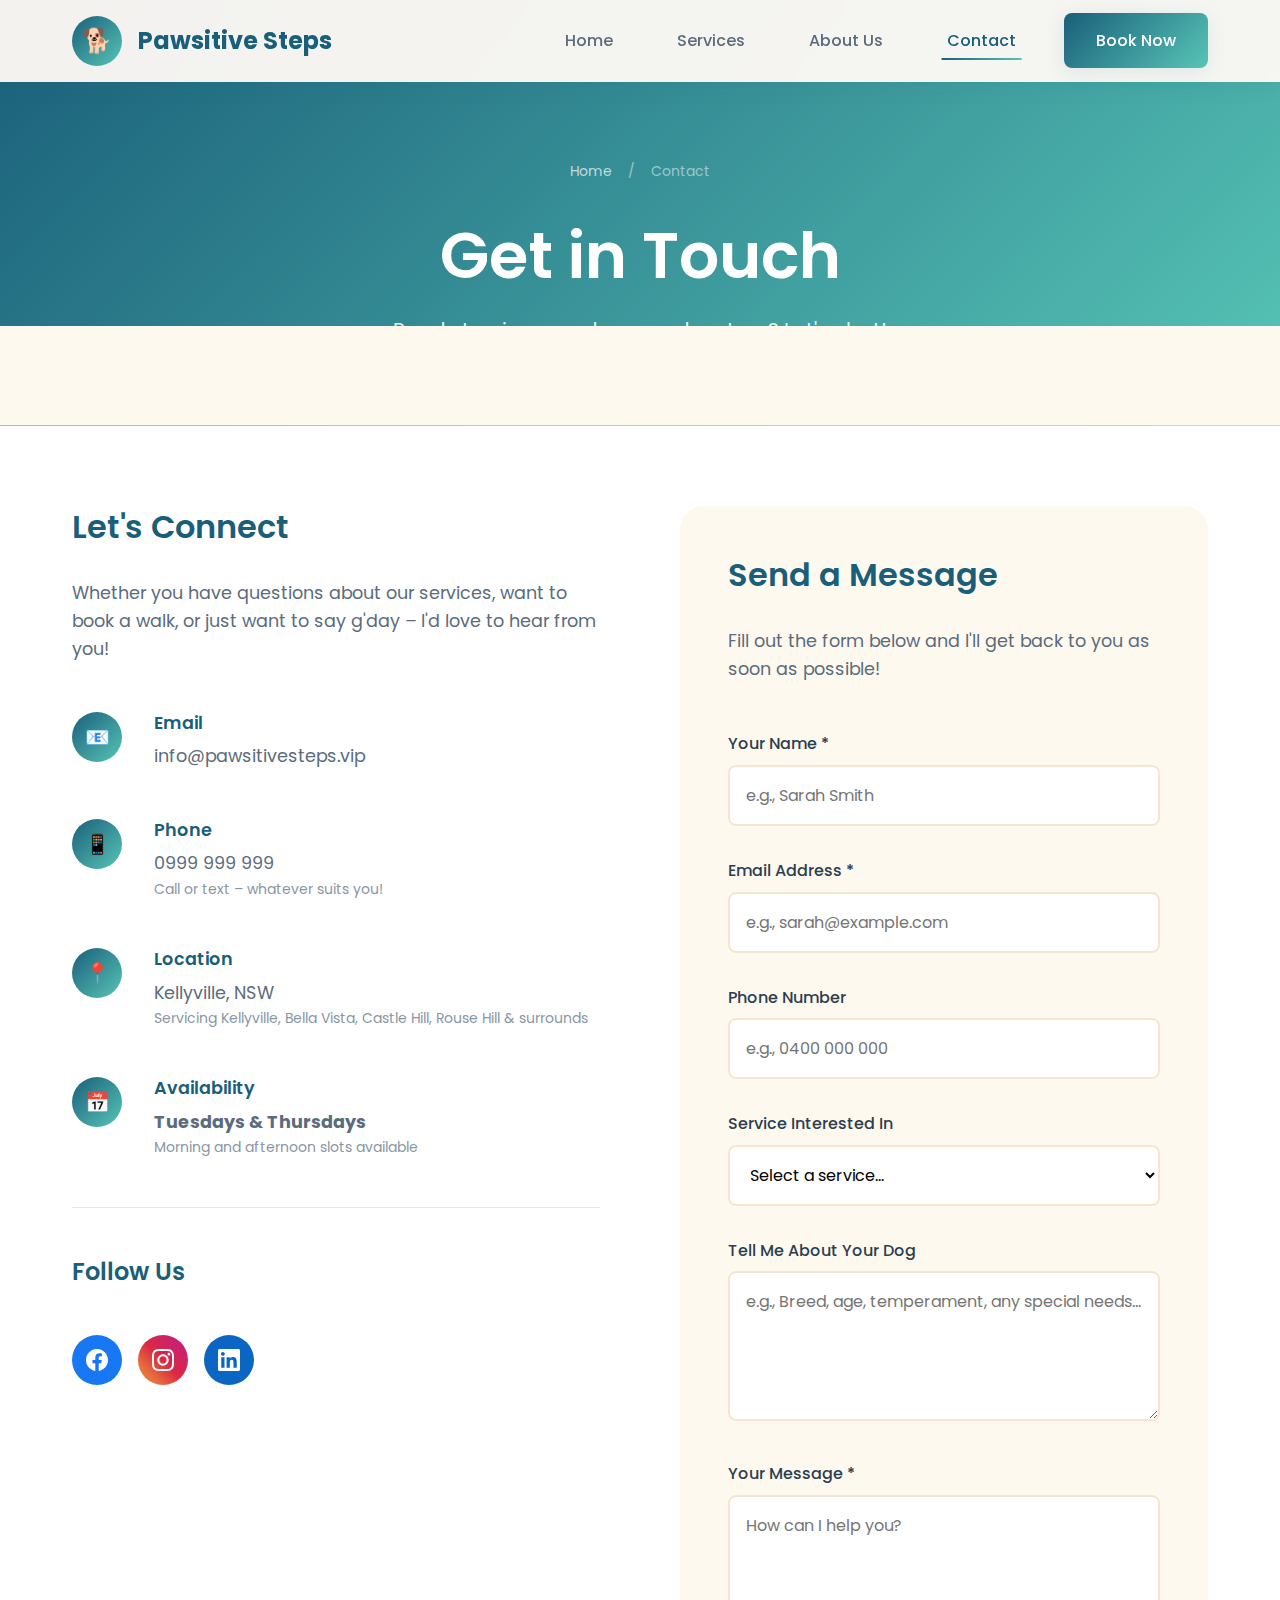
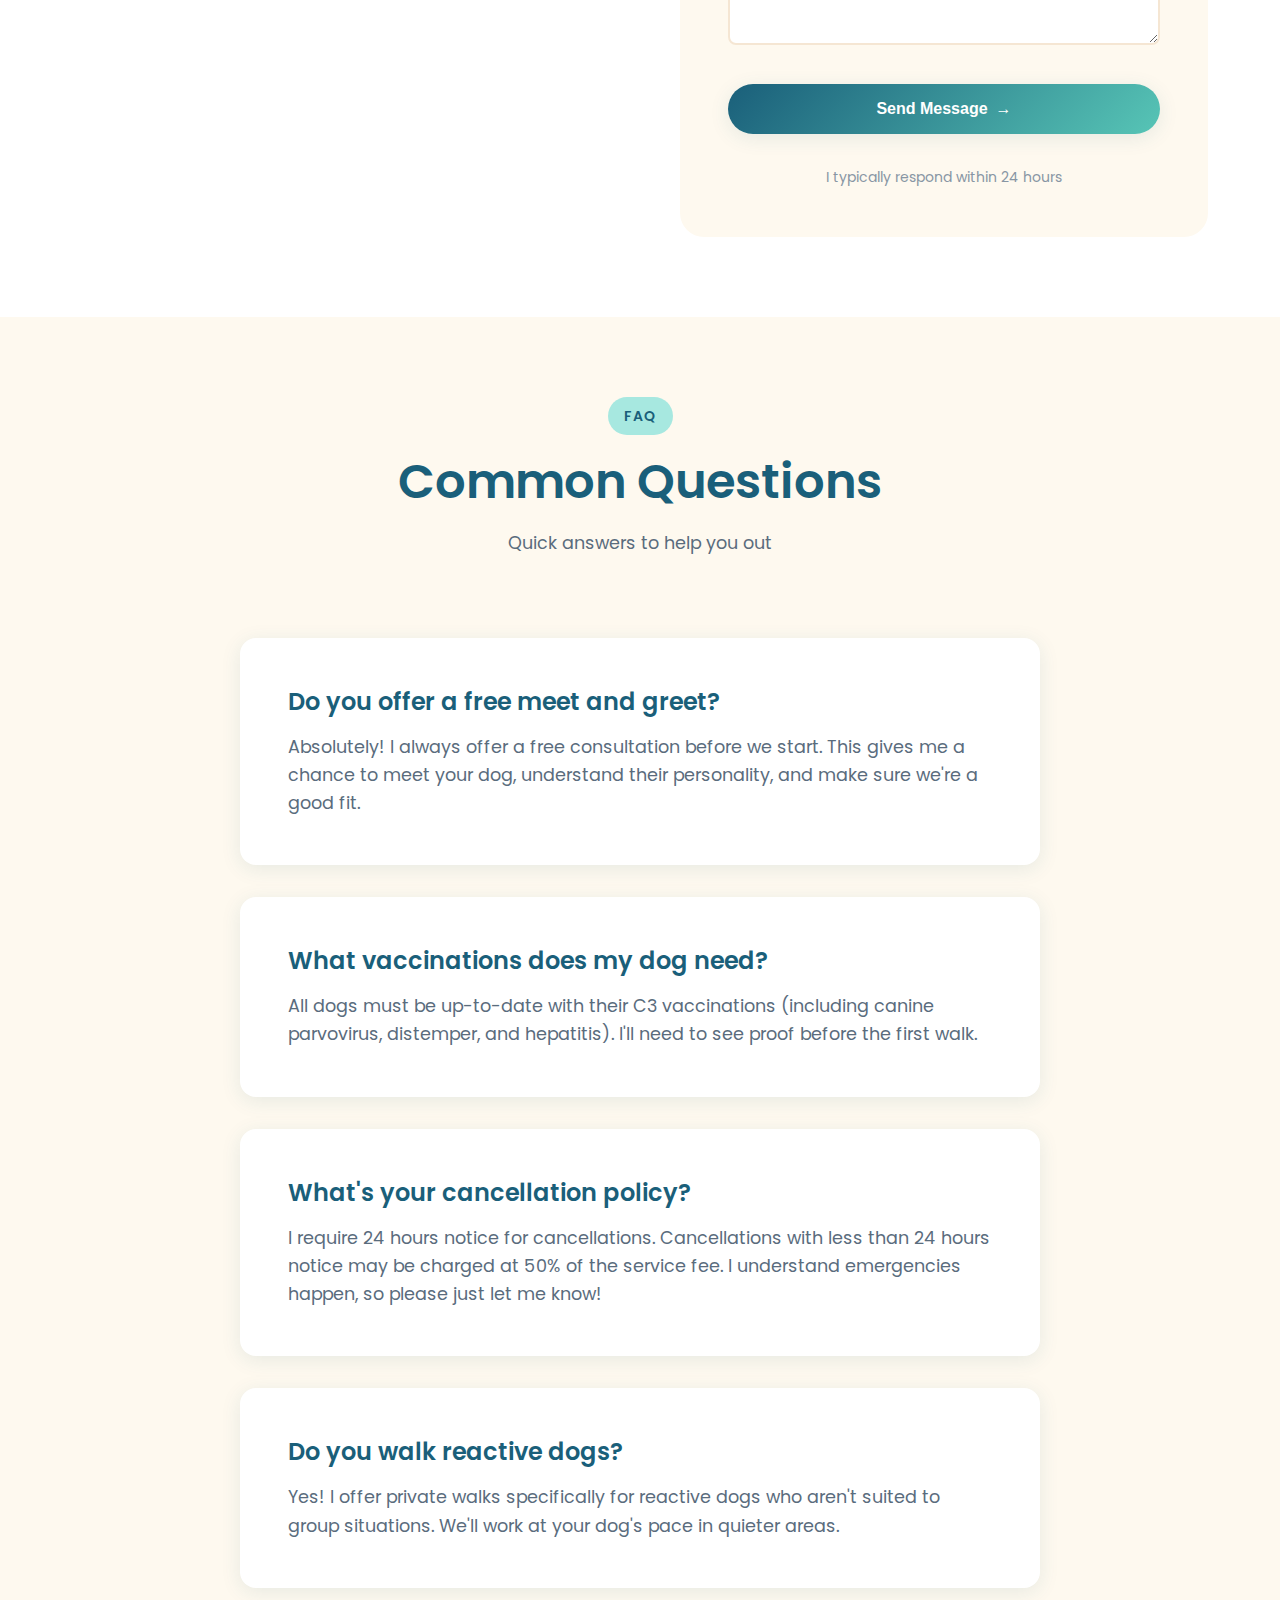
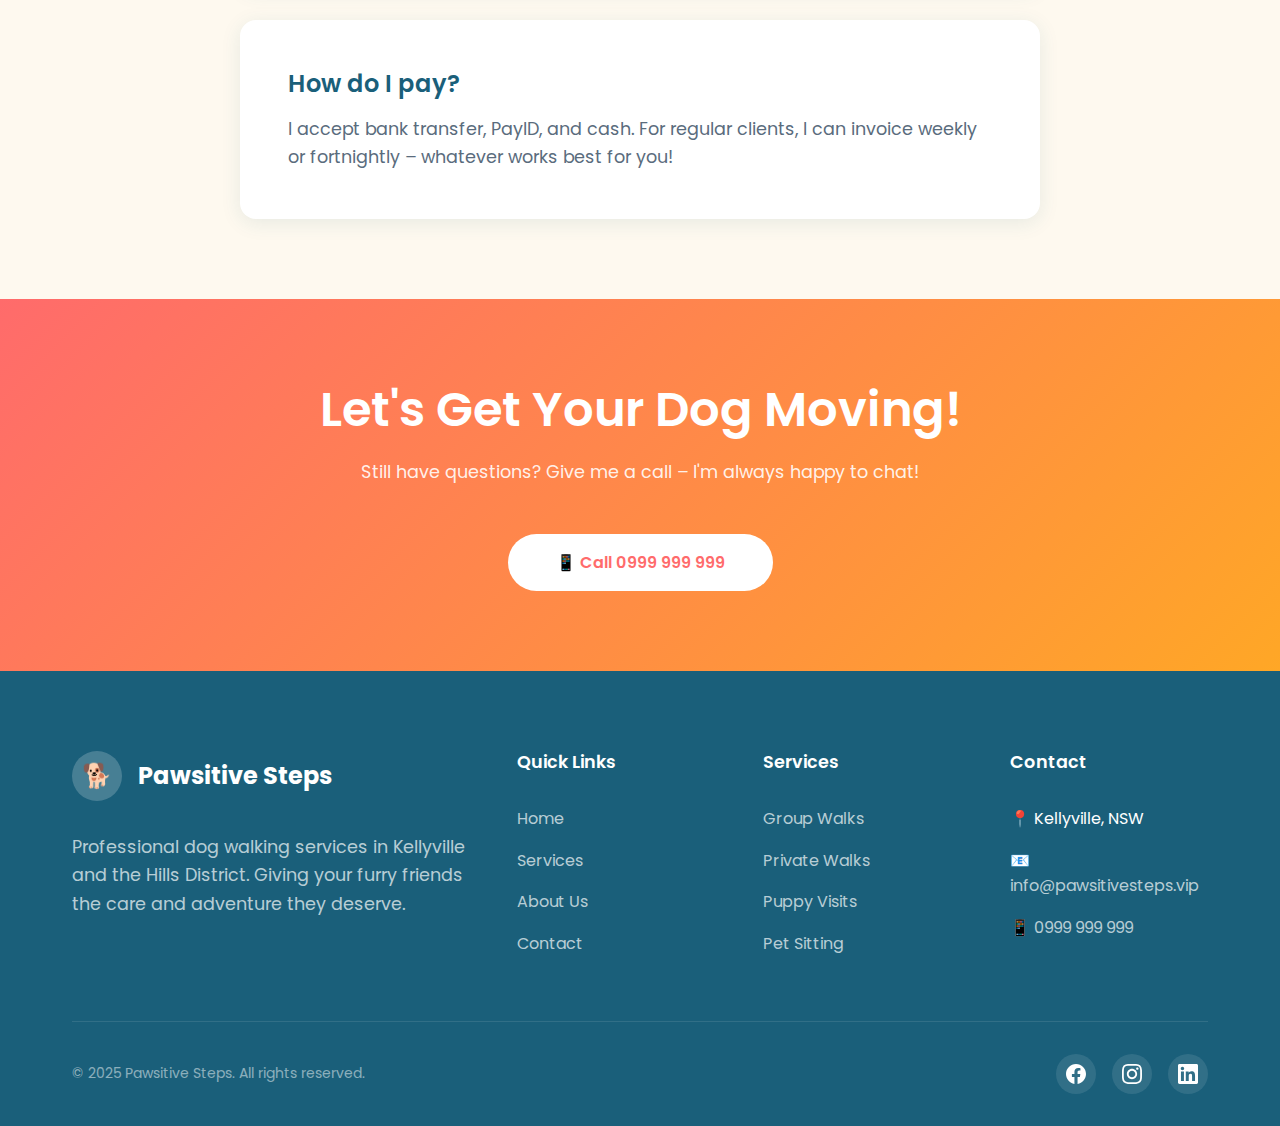
<file: contact.html>
<!DOCTYPE html>
<html lang="en-AU">
<head>
    <meta charset="UTF-8">
    <meta name="viewport" content="width=device-width, initial-scale=1.0">
    <meta name="description" content="Contact Pawsitive Steps for dog walking services in Kellyville. Book a free meet and greet today!">
    <meta name="keywords" content="contact dog walker, Kellyville dog walking, book dog walk, Hills District pet services">
    <title>Contact Us | Pawsitive Steps Dog Walking</title>

    <!-- Fonts -->
    <link rel="preconnect" href="https://fonts.googleapis.com">
    <link rel="preconnect" href="https://fonts.gstatic.com" crossorigin>
    <link href="https://fonts.googleapis.com/css2?family=Poppins:wght@300;400;500;600;700&display=swap" rel="stylesheet">

    <!-- Styles -->
    <link rel="stylesheet" href="css/styles.css">

    <!-- Favicon -->
    <link rel="icon" href="data:image/svg+xml,<svg xmlns='http://www.w3.org/2000/svg' viewBox='0 0 100 100'><text y='.9em' font-size='90'>🐕</text></svg>">
</head>
<body>
    <!-- Header -->
    <header class="header">
        <div class="container">
            <nav class="nav">
                <a href="index.html" class="logo">
                    <div class="logo-icon">🐕</div>
                    <span>Pawsitive Steps</span>
                </a>

                <ul class="nav-links">
                    <li><a href="index.html">Home</a></li>
                    <li><a href="services.html">Services</a></li>
                    <li><a href="about.html">About Us</a></li>
                    <li><a href="contact.html" class="active">Contact</a></li>
                    <li><a href="contact.html" class="nav-cta">Book Now</a></li>
                </ul>

                <button class="mobile-toggle" aria-label="Toggle menu">
                    <span></span>
                    <span></span>
                    <span></span>
                </button>
            </nav>
        </div>
    </header>

    <!-- Page Header -->
    <section class="page-header">
        <div class="container">
            <nav class="breadcrumbs">
                <a href="index.html">Home</a>
                <span>/</span>
                <span>Contact</span>
            </nav>
            <h1>Get in Touch</h1>
            <p>Ready to give your dog an adventure? Let's chat!</p>
        </div>
    </section>

    <!-- Contact Section -->
    <section class="contact">
        <div class="container">
            <div class="contact-content">
                <div class="contact-info">
                    <h3>Let's Connect</h3>
                    <p style="margin-bottom: var(--spacing-lg);">Whether you have questions about our services, want to book a walk, or just want to say g'day – I'd love to hear from you!</p>

                    <div class="contact-item">
                        <div class="contact-icon">📧</div>
                        <div>
                            <h4>Email</h4>
                            <p><a href="mailto:info@pawsitivesteps.vip">info@pawsitivesteps.vip</a></p>
                        </div>
                    </div>

                    <div class="contact-item">
                        <div class="contact-icon">📱</div>
                        <div>
                            <h4>Phone</h4>
                            <p><a href="tel:+61999999999">0999 999 999</a></p>
                            <p style="font-size: 0.875rem; color: var(--text-light);">Call or text – whatever suits you!</p>
                        </div>
                    </div>

                    <div class="contact-item">
                        <div class="contact-icon">📍</div>
                        <div>
                            <h4>Location</h4>
                            <p>Kellyville, NSW</p>
                            <p style="font-size: 0.875rem; color: var(--text-light);">Servicing Kellyville, Bella Vista, Castle Hill, Rouse Hill & surrounds</p>
                        </div>
                    </div>

                    <div class="contact-item">
                        <div class="contact-icon">📅</div>
                        <div>
                            <h4>Availability</h4>
                            <p><strong>Tuesdays & Thursdays</strong></p>
                            <p style="font-size: 0.875rem; color: var(--text-light);">Morning and afternoon slots available</p>
                        </div>
                    </div>

                    <!-- Social Links -->
                    <div style="margin-top: var(--spacing-lg); padding-top: var(--spacing-lg); border-top: 1px solid var(--sand-warm);">
                        <h4 style="margin-bottom: var(--spacing-md); color: var(--ocean-deep);">Follow Us</h4>
                        <div class="social-links">
                            <a href="#" class="social-link facebook" aria-label="Facebook">
                                <svg width="22" height="22" viewBox="0 0 24 24" fill="currentColor">
                                    <path d="M24 12.073c0-6.627-5.373-12-12-12s-12 5.373-12 12c0 5.99 4.388 10.954 10.125 11.854v-8.385H7.078v-3.47h3.047V9.43c0-3.007 1.792-4.669 4.533-4.669 1.312 0 2.686.235 2.686.235v2.953H15.83c-1.491 0-1.956.925-1.956 1.874v2.25h3.328l-.532 3.47h-2.796v8.385C19.612 23.027 24 18.062 24 12.073z"/>
                                </svg>
                            </a>
                            <a href="#" class="social-link instagram" aria-label="Instagram">
                                <svg width="22" height="22" viewBox="0 0 24 24" fill="currentColor">
                                    <path d="M12 2.163c3.204 0 3.584.012 4.85.07 3.252.148 4.771 1.691 4.919 4.919.058 1.265.069 1.645.069 4.849 0 3.205-.012 3.584-.069 4.849-.149 3.225-1.664 4.771-4.919 4.919-1.266.058-1.644.07-4.85.07-3.204 0-3.584-.012-4.849-.07-3.26-.149-4.771-1.699-4.919-4.92-.058-1.265-.07-1.644-.07-4.849 0-3.204.013-3.583.07-4.849.149-3.227 1.664-4.771 4.919-4.919 1.266-.057 1.645-.069 4.849-.069zm0-2.163c-3.259 0-3.667.014-4.947.072-4.358.2-6.78 2.618-6.98 6.98-.059 1.281-.073 1.689-.073 4.948 0 3.259.014 3.668.072 4.948.2 4.358 2.618 6.78 6.98 6.98 1.281.058 1.689.072 4.948.072 3.259 0 3.668-.014 4.948-.072 4.354-.2 6.782-2.618 6.979-6.98.059-1.28.073-1.689.073-4.948 0-3.259-.014-3.667-.072-4.947-.196-4.354-2.617-6.78-6.979-6.98-1.281-.059-1.69-.073-4.949-.073zm0 5.838c-3.403 0-6.162 2.759-6.162 6.162s2.759 6.163 6.162 6.163 6.162-2.759 6.162-6.163c0-3.403-2.759-6.162-6.162-6.162zm0 10.162c-2.209 0-4-1.79-4-4 0-2.209 1.791-4 4-4s4 1.791 4 4c0 2.21-1.791 4-4 4zm6.406-11.845c-.796 0-1.441.645-1.441 1.44s.645 1.44 1.441 1.44c.795 0 1.439-.645 1.439-1.44s-.644-1.44-1.439-1.44z"/>
                                </svg>
                            </a>
                            <a href="#" class="social-link linkedin" aria-label="LinkedIn">
                                <svg width="22" height="22" viewBox="0 0 24 24" fill="currentColor">
                                    <path d="M20.447 20.452h-3.554v-5.569c0-1.328-.027-3.037-1.852-3.037-1.853 0-2.136 1.445-2.136 2.939v5.667H9.351V9h3.414v1.561h.046c.477-.9 1.637-1.85 3.37-1.85 3.601 0 4.267 2.37 4.267 5.455v6.286zM5.337 7.433c-1.144 0-2.063-.926-2.063-2.065 0-1.138.92-2.063 2.063-2.063 1.14 0 2.064.925 2.064 2.063 0 1.139-.925 2.065-2.064 2.065zm1.782 13.019H3.555V9h3.564v11.452zM22.225 0H1.771C.792 0 0 .774 0 1.729v20.542C0 23.227.792 24 1.771 24h20.451C23.2 24 24 23.227 24 22.271V1.729C24 .774 23.2 0 22.222 0h.003z"/>
                                </svg>
                            </a>
                        </div>
                    </div>
                </div>

                <div class="contact-form">
                    <h3 style="margin-bottom: var(--spacing-md); color: var(--ocean-deep);">Send a Message</h3>
                    <p style="margin-bottom: var(--spacing-lg); color: var(--text-medium);">Fill out the form below and I'll get back to you as soon as possible!</p>

                    <form action="https://formspree.io/f/your-form-id" method="POST">
                        <div class="form-group">
                            <label for="name">Your Name *</label>
                            <input type="text" id="name" name="name" required placeholder="e.g., Sarah Smith">
                        </div>

                        <div class="form-group">
                            <label for="email">Email Address *</label>
                            <input type="email" id="email" name="email" required placeholder="e.g., sarah@example.com">
                        </div>

                        <div class="form-group">
                            <label for="phone">Phone Number</label>
                            <input type="tel" id="phone" name="phone" placeholder="e.g., 0400 000 000">
                        </div>

                        <div class="form-group">
                            <label for="service">Service Interested In</label>
                            <select id="service" name="service" style="width: 100%; padding: var(--spacing-sm); border: 2px solid var(--sand-warm); border-radius: var(--radius-sm); font-family: inherit; font-size: 1rem; background: white;">
                                <option value="">Select a service...</option>
                                <option value="group-walk">Group Dog Walk ($35)</option>
                                <option value="private-30">Private Walk - 30 min ($45)</option>
                                <option value="private-60">Private Walk - 60 min ($70)</option>
                                <option value="puppy-visit">Puppy Visit ($35)</option>
                                <option value="pet-visit">Pet Visit ($35)</option>
                                <option value="other">Other / Not sure yet</option>
                            </select>
                        </div>

                        <div class="form-group">
                            <label for="dog-info">Tell Me About Your Dog</label>
                            <textarea id="dog-info" name="dog-info" placeholder="e.g., Breed, age, temperament, any special needs..."></textarea>
                        </div>

                        <div class="form-group">
                            <label for="message">Your Message *</label>
                            <textarea id="message" name="message" required placeholder="How can I help you?"></textarea>
                        </div>

                        <button type="submit" class="btn btn-primary" style="width: 100%; justify-content: center;">
                            Send Message
                            <span>→</span>
                        </button>

                        <p style="margin-top: var(--spacing-md); font-size: 0.875rem; color: var(--text-light); text-align: center;">
                            I typically respond within 24 hours
                        </p>
                    </form>
                </div>
            </div>
        </div>
    </section>

    <!-- FAQ Section -->
    <section style="background: var(--sand-light); padding: var(--spacing-xl) 0;">
        <div class="container">
            <div class="section-header">
                <span class="section-tag">FAQ</span>
                <h2>Common Questions</h2>
                <p>Quick answers to help you out</p>
            </div>

            <div style="max-width: 800px; margin: 0 auto;">
                <div style="background: white; border-radius: var(--radius-md); padding: var(--spacing-lg); margin-bottom: var(--spacing-md); box-shadow: var(--shadow-soft);">
                    <h4 style="color: var(--ocean-deep); margin-bottom: var(--spacing-sm);">Do you offer a free meet and greet?</h4>
                    <p style="color: var(--text-medium);">Absolutely! I always offer a free consultation before we start. This gives me a chance to meet your dog, understand their personality, and make sure we're a good fit.</p>
                </div>

                <div style="background: white; border-radius: var(--radius-md); padding: var(--spacing-lg); margin-bottom: var(--spacing-md); box-shadow: var(--shadow-soft);">
                    <h4 style="color: var(--ocean-deep); margin-bottom: var(--spacing-sm);">What vaccinations does my dog need?</h4>
                    <p style="color: var(--text-medium);">All dogs must be up-to-date with their C3 vaccinations (including canine parvovirus, distemper, and hepatitis). I'll need to see proof before the first walk.</p>
                </div>

                <div style="background: white; border-radius: var(--radius-md); padding: var(--spacing-lg); margin-bottom: var(--spacing-md); box-shadow: var(--shadow-soft);">
                    <h4 style="color: var(--ocean-deep); margin-bottom: var(--spacing-sm);">What's your cancellation policy?</h4>
                    <p style="color: var(--text-medium);">I require 24 hours notice for cancellations. Cancellations with less than 24 hours notice may be charged at 50% of the service fee. I understand emergencies happen, so please just let me know!</p>
                </div>

                <div style="background: white; border-radius: var(--radius-md); padding: var(--spacing-lg); margin-bottom: var(--spacing-md); box-shadow: var(--shadow-soft);">
                    <h4 style="color: var(--ocean-deep); margin-bottom: var(--spacing-sm);">Do you walk reactive dogs?</h4>
                    <p style="color: var(--text-medium);">Yes! I offer private walks specifically for reactive dogs who aren't suited to group situations. We'll work at your dog's pace in quieter areas.</p>
                </div>

                <div style="background: white; border-radius: var(--radius-md); padding: var(--spacing-lg); box-shadow: var(--shadow-soft);">
                    <h4 style="color: var(--ocean-deep); margin-bottom: var(--spacing-sm);">How do I pay?</h4>
                    <p style="color: var(--text-medium);">I accept bank transfer, PayID, and cash. For regular clients, I can invoice weekly or fortnightly – whatever works best for you!</p>
                </div>
            </div>
        </div>
    </section>

    <!-- CTA Section -->
    <section class="cta-section">
        <div class="container">
            <h2>Let's Get Your Dog Moving!</h2>
            <p>Still have questions? Give me a call – I'm always happy to chat!</p>
            <a href="tel:+61999999999" class="btn">📱 Call 0999 999 999</a>
        </div>
    </section>

    <!-- Footer -->
    <footer class="footer">
        <div class="container">
            <div class="footer-content">
                <div class="footer-brand">
                    <a href="index.html" class="logo">
                        <div class="logo-icon">🐕</div>
                        <span>Pawsitive Steps</span>
                    </a>
                    <p>Professional dog walking services in Kellyville and the Hills District. Giving your furry friends the care and adventure they deserve.</p>
                </div>

                <div class="footer-column">
                    <h4>Quick Links</h4>
                    <ul>
                        <li><a href="index.html">Home</a></li>
                        <li><a href="services.html">Services</a></li>
                        <li><a href="about.html">About Us</a></li>
                        <li><a href="contact.html">Contact</a></li>
                    </ul>
                </div>

                <div class="footer-column">
                    <h4>Services</h4>
                    <ul>
                        <li><a href="services.html">Group Walks</a></li>
                        <li><a href="services.html">Private Walks</a></li>
                        <li><a href="services.html">Puppy Visits</a></li>
                        <li><a href="services.html">Pet Sitting</a></li>
                    </ul>
                </div>

                <div class="footer-column">
                    <h4>Contact</h4>
                    <ul>
                        <li>📍 Kellyville, NSW</li>
                        <li>📧 <a href="mailto:info@pawsitivesteps.vip">info@pawsitivesteps.vip</a></li>
                        <li>📱 <a href="tel:+61999999999">0999 999 999</a></li>
                    </ul>
                </div>
            </div>

            <div class="footer-bottom">
                <p>&copy; 2025 Pawsitive Steps. All rights reserved.</p>
                <div class="footer-social">
                    <a href="#" class="social-link facebook" aria-label="Facebook">
                        <svg width="20" height="20" viewBox="0 0 24 24" fill="currentColor">
                            <path d="M24 12.073c0-6.627-5.373-12-12-12s-12 5.373-12 12c0 5.99 4.388 10.954 10.125 11.854v-8.385H7.078v-3.47h3.047V9.43c0-3.007 1.792-4.669 4.533-4.669 1.312 0 2.686.235 2.686.235v2.953H15.83c-1.491 0-1.956.925-1.956 1.874v2.25h3.328l-.532 3.47h-2.796v8.385C19.612 23.027 24 18.062 24 12.073z"/>
                        </svg>
                    </a>
                    <a href="#" class="social-link instagram" aria-label="Instagram">
                        <svg width="20" height="20" viewBox="0 0 24 24" fill="currentColor">
                            <path d="M12 2.163c3.204 0 3.584.012 4.85.07 3.252.148 4.771 1.691 4.919 4.919.058 1.265.069 1.645.069 4.849 0 3.205-.012 3.584-.069 4.849-.149 3.225-1.664 4.771-4.919 4.919-1.266.058-1.644.07-4.85.07-3.204 0-3.584-.012-4.849-.07-3.26-.149-4.771-1.699-4.919-4.92-.058-1.265-.07-1.644-.07-4.849 0-3.204.013-3.583.07-4.849.149-3.227 1.664-4.771 4.919-4.919 1.266-.057 1.645-.069 4.849-.069zm0-2.163c-3.259 0-3.667.014-4.947.072-4.358.2-6.78 2.618-6.98 6.98-.059 1.281-.073 1.689-.073 4.948 0 3.259.014 3.668.072 4.948.2 4.358 2.618 6.78 6.98 6.98 1.281.058 1.689.072 4.948.072 3.259 0 3.668-.014 4.948-.072 4.354-.2 6.782-2.618 6.979-6.98.059-1.28.073-1.689.073-4.948 0-3.259-.014-3.667-.072-4.947-.196-4.354-2.617-6.78-6.979-6.98-1.281-.059-1.69-.073-4.949-.073zm0 5.838c-3.403 0-6.162 2.759-6.162 6.162s2.759 6.163 6.162 6.163 6.162-2.759 6.162-6.163c0-3.403-2.759-6.162-6.162-6.162zm0 10.162c-2.209 0-4-1.79-4-4 0-2.209 1.791-4 4-4s4 1.791 4 4c0 2.21-1.791 4-4 4zm6.406-11.845c-.796 0-1.441.645-1.441 1.44s.645 1.44 1.441 1.44c.795 0 1.439-.645 1.439-1.44s-.644-1.44-1.439-1.44z"/>
                        </svg>
                    </a>
                    <a href="#" class="social-link linkedin" aria-label="LinkedIn">
                        <svg width="20" height="20" viewBox="0 0 24 24" fill="currentColor">
                            <path d="M20.447 20.452h-3.554v-5.569c0-1.328-.027-3.037-1.852-3.037-1.853 0-2.136 1.445-2.136 2.939v5.667H9.351V9h3.414v1.561h.046c.477-.9 1.637-1.85 3.37-1.85 3.601 0 4.267 2.37 4.267 5.455v6.286zM5.337 7.433c-1.144 0-2.063-.926-2.063-2.065 0-1.138.92-2.063 2.063-2.063 1.14 0 2.064.925 2.064 2.063 0 1.139-.925 2.065-2.064 2.065zm1.782 13.019H3.555V9h3.564v11.452zM22.225 0H1.771C.792 0 0 .774 0 1.729v20.542C0 23.227.792 24 1.771 24h20.451C23.2 24 24 23.227 24 22.271V1.729C24 .774 23.2 0 22.222 0h.003z"/>
                        </svg>
                    </a>
                </div>
            </div>
        </div>
    </footer>

    <!-- Mobile Menu Script -->
    <script>
        const mobileToggle = document.querySelector('.mobile-toggle');
        const navLinks = document.querySelector('.nav-links');

        mobileToggle.addEventListener('click', () => {
            navLinks.classList.toggle('active');
            mobileToggle.classList.toggle('active');
        });

        const header = document.querySelector('.header');
        window.addEventListener('scroll', () => {
            if (window.scrollY > 50) {
                header.classList.add('scrolled');
            } else {
                header.classList.remove('scrolled');
            }
        });
    </script>
</body>
</html>
</file>
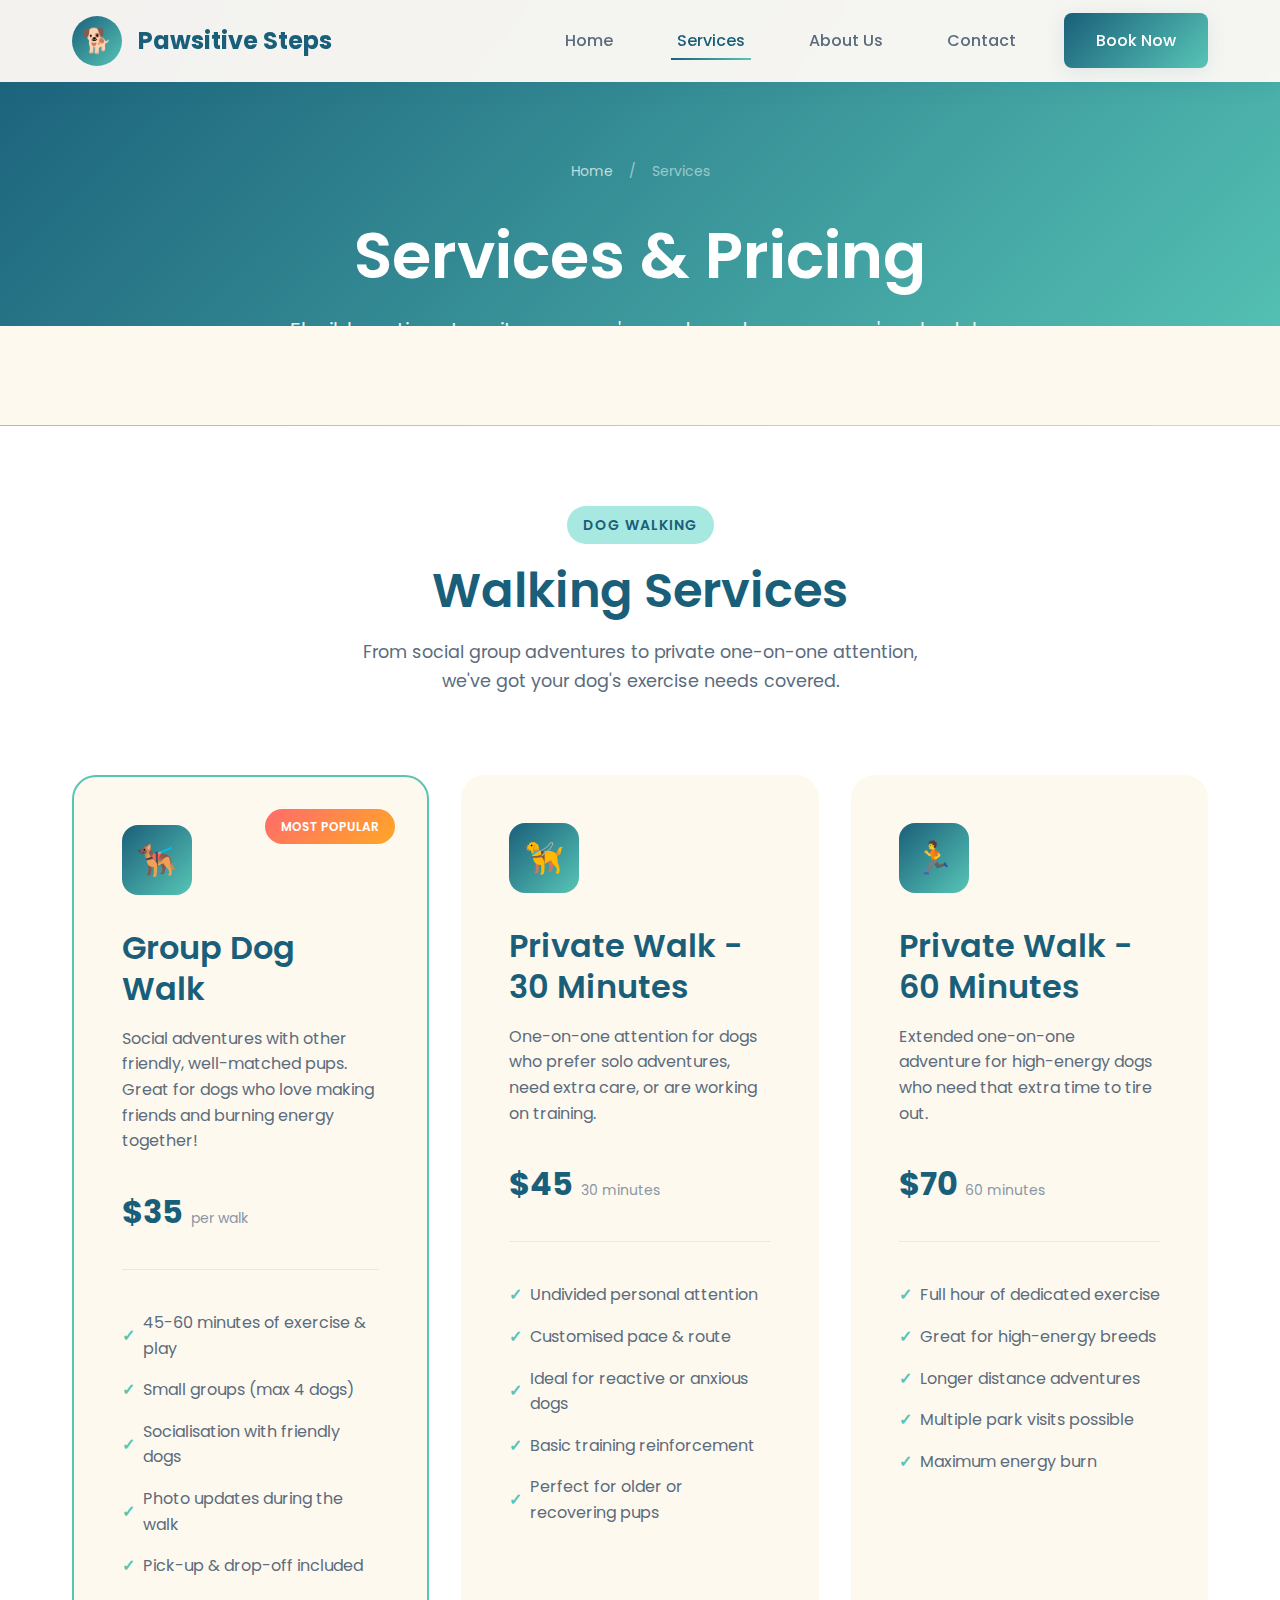
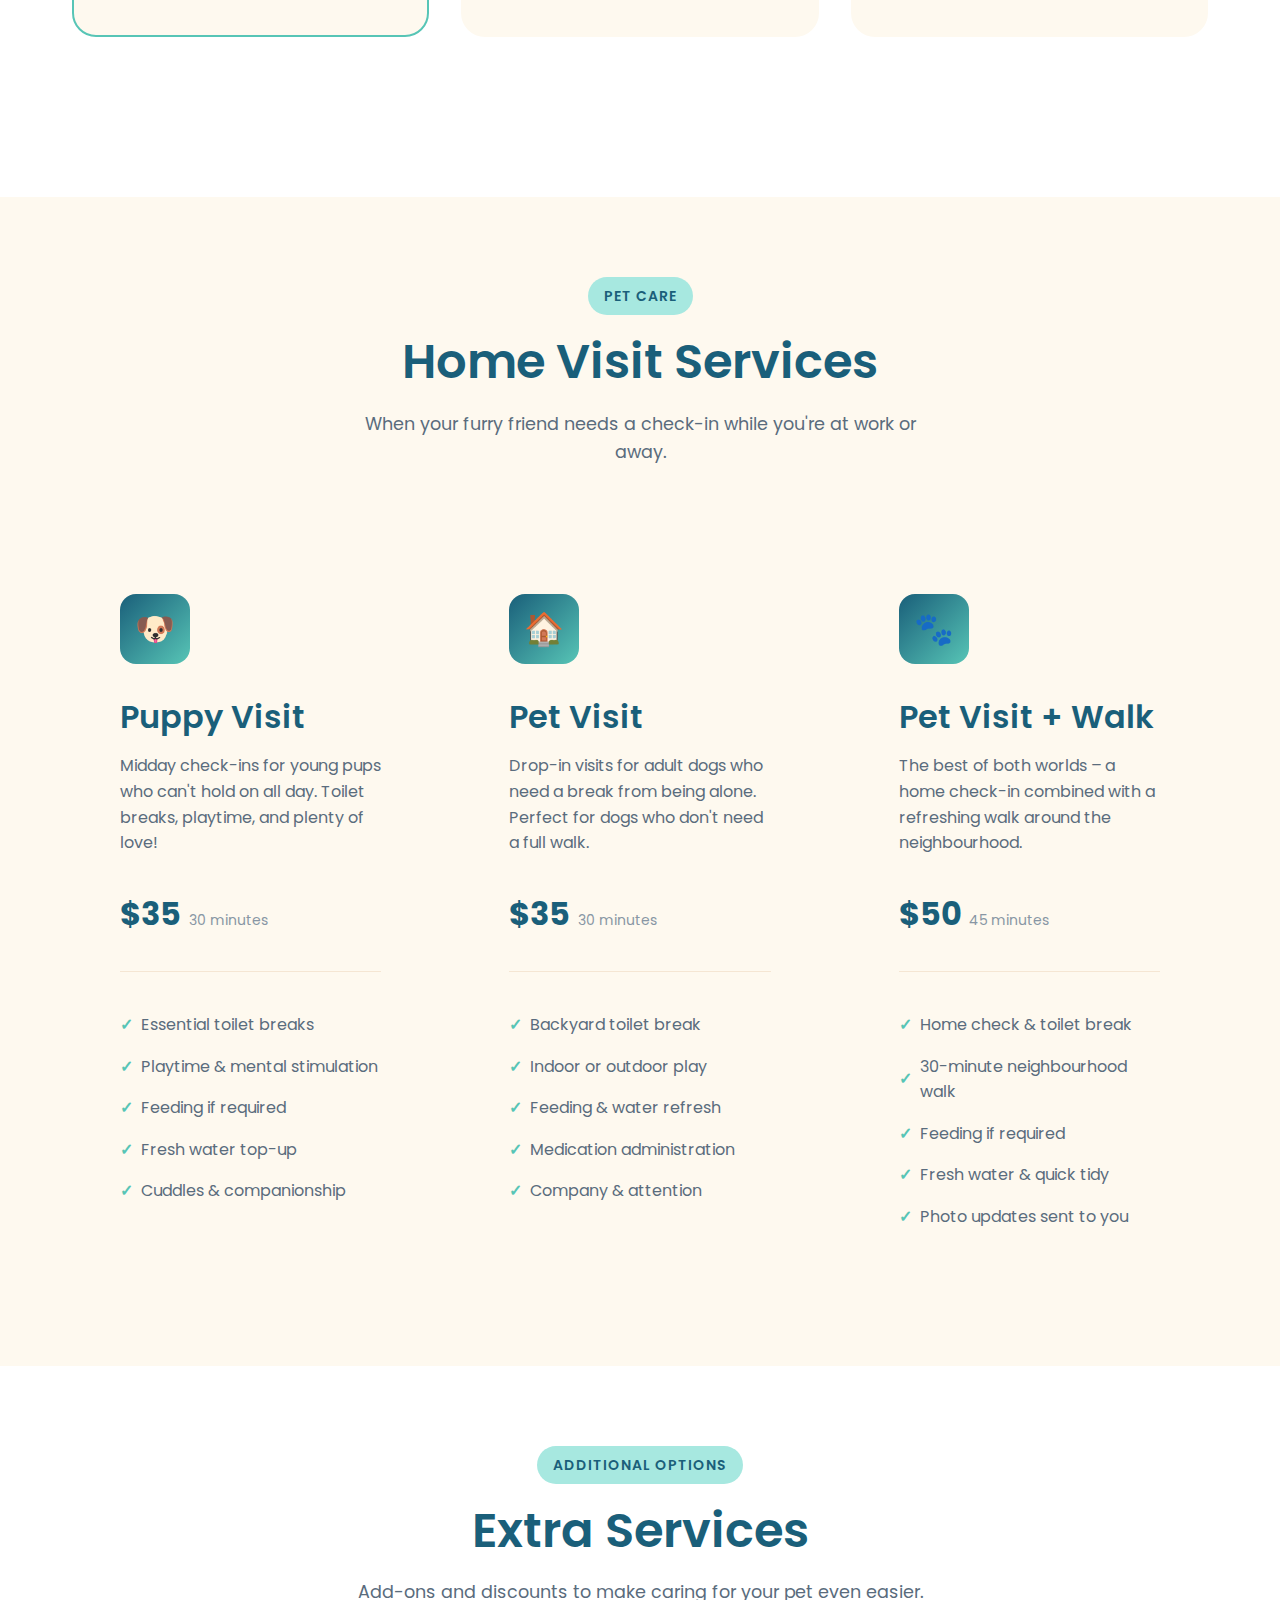
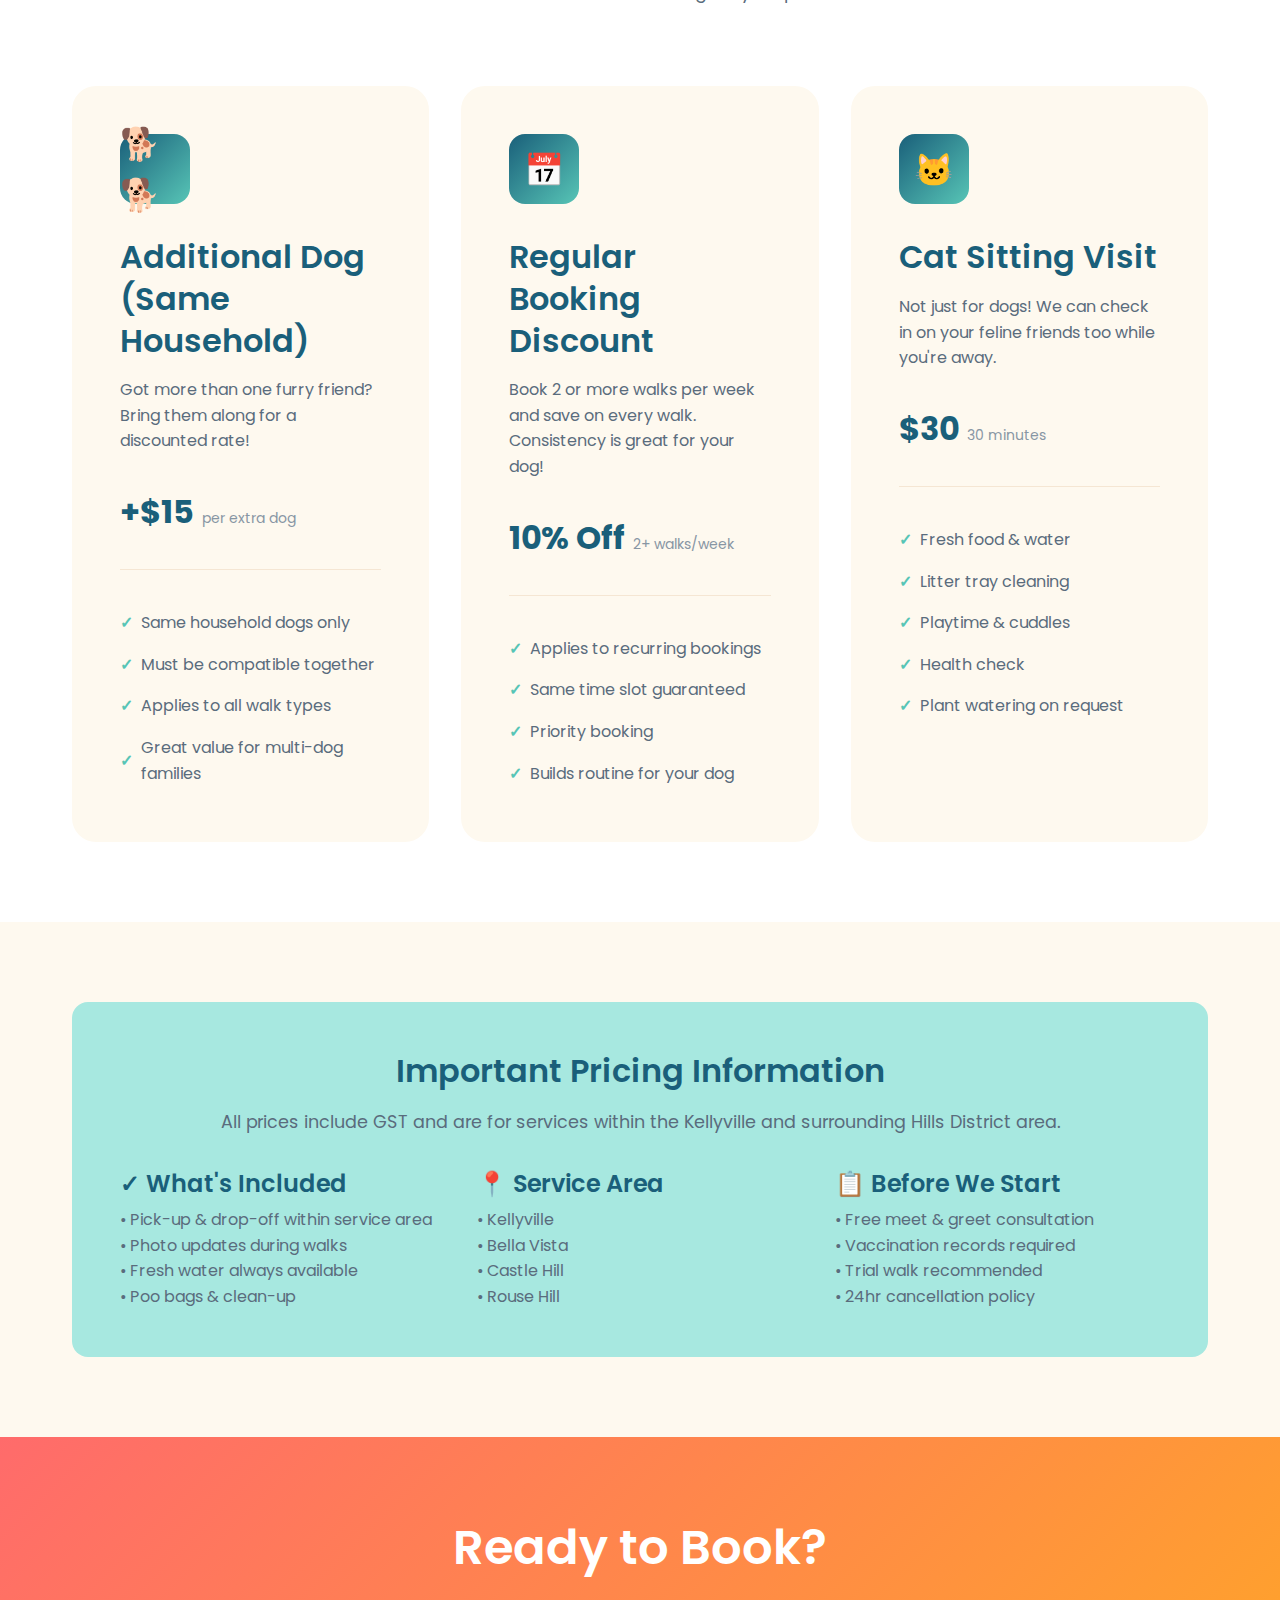
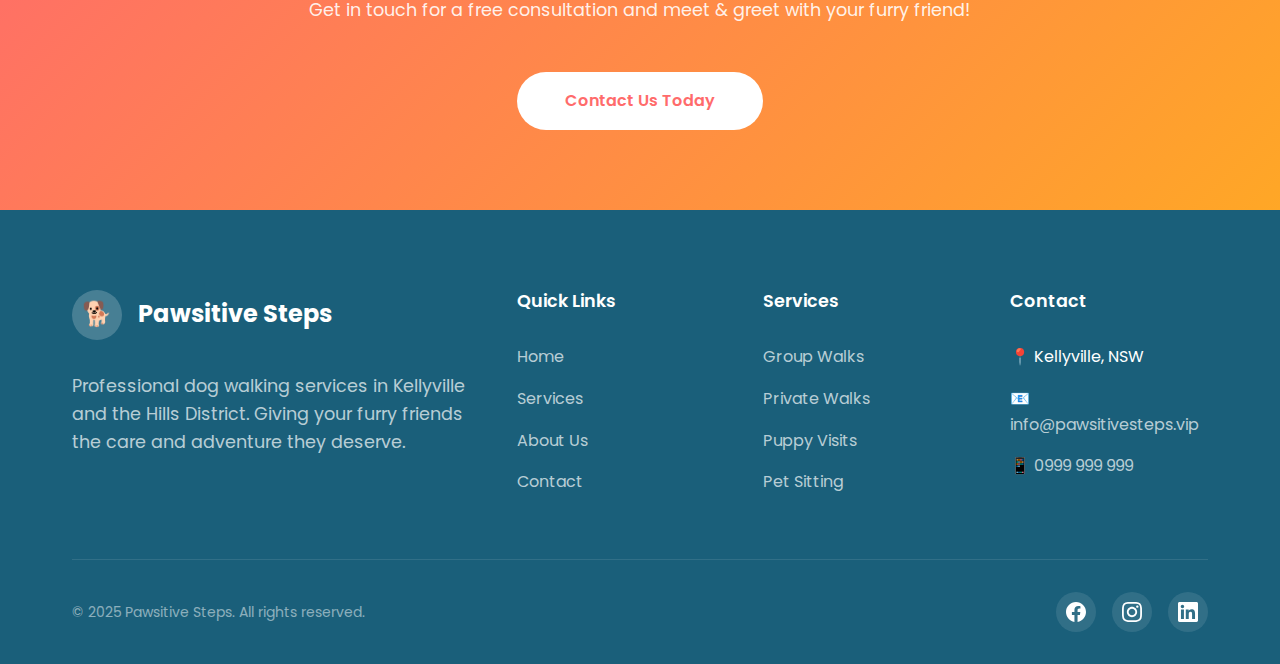
<file: services.html>
<!DOCTYPE html>
<html lang="en-AU">
<head>
    <meta charset="UTF-8">
    <meta name="viewport" content="width=device-width, initial-scale=1.0">
    <meta name="description" content="Pawsitive Steps dog walking services and pricing. Group walks, private walks, puppy visits and more in Kellyville.">
    <meta name="keywords" content="dog walking prices, dog walking services, Kellyville dog walker, pet sitting Hills District">
    <title>Services & Pricing | Pawsitive Steps Dog Walking</title>

    <!-- Fonts -->
    <link rel="preconnect" href="https://fonts.googleapis.com">
    <link rel="preconnect" href="https://fonts.gstatic.com" crossorigin>
    <link href="https://fonts.googleapis.com/css2?family=Poppins:wght@300;400;500;600;700&display=swap" rel="stylesheet">

    <!-- Styles -->
    <link rel="stylesheet" href="css/styles.css">

    <!-- Favicon -->
    <link rel="icon" href="data:image/svg+xml,<svg xmlns='http://www.w3.org/2000/svg' viewBox='0 0 100 100'><text y='.9em' font-size='90'>🐕</text></svg>">
</head>
<body>
    <!-- Header -->
    <header class="header">
        <div class="container">
            <nav class="nav">
                <a href="index.html" class="logo">
                    <div class="logo-icon">🐕</div>
                    <span>Pawsitive Steps</span>
                </a>

                <ul class="nav-links">
                    <li><a href="index.html">Home</a></li>
                    <li><a href="services.html" class="active">Services</a></li>
                    <li><a href="about.html">About Us</a></li>
                    <li><a href="contact.html">Contact</a></li>
                    <li><a href="contact.html" class="nav-cta">Book Now</a></li>
                </ul>

                <button class="mobile-toggle" aria-label="Toggle menu">
                    <span></span>
                    <span></span>
                    <span></span>
                </button>
            </nav>
        </div>
    </header>

    <!-- Page Header -->
    <section class="page-header">
        <div class="container">
            <nav class="breadcrumbs">
                <a href="index.html">Home</a>
                <span>/</span>
                <span>Services</span>
            </nav>
            <h1>Services & Pricing</h1>
            <p>Flexible options to suit every pup's needs and every owner's schedule</p>
        </div>
    </section>

    <!-- Main Services -->
    <section class="services services-page">
        <div class="container">
            <div class="section-header">
                <span class="section-tag">Dog Walking</span>
                <h2>Walking Services</h2>
                <p>From social group adventures to private one-on-one attention, we've got your dog's exercise needs covered.</p>
            </div>

            <div class="services-grid">
                <div class="service-card popular">
                    <span class="popular-badge">Most Popular</span>
                    <div class="service-icon">🐕‍🦺</div>
                    <h3>Group Dog Walk</h3>
                    <p>Social adventures with other friendly, well-matched pups. Great for dogs who love making friends and burning energy together!</p>
                    <div class="service-price">
                        <span class="amount">$35</span>
                        <span class="period">per walk</span>
                    </div>
                    <ul class="service-features">
                        <li>45-60 minutes of exercise & play</li>
                        <li>Small groups (max 4 dogs)</li>
                        <li>Socialisation with friendly dogs</li>
                        <li>Photo updates during the walk</li>
                        <li>Pick-up & drop-off included</li>
                    </ul>
                </div>

                <div class="service-card">
                    <div class="service-icon">🦮</div>
                    <h3>Private Walk - 30 Minutes</h3>
                    <p>One-on-one attention for dogs who prefer solo adventures, need extra care, or are working on training.</p>
                    <div class="service-price">
                        <span class="amount">$45</span>
                        <span class="period">30 minutes</span>
                    </div>
                    <ul class="service-features">
                        <li>Undivided personal attention</li>
                        <li>Customised pace & route</li>
                        <li>Ideal for reactive or anxious dogs</li>
                        <li>Basic training reinforcement</li>
                        <li>Perfect for older or recovering pups</li>
                    </ul>
                </div>

                <div class="service-card">
                    <div class="service-icon">🏃</div>
                    <h3>Private Walk - 60 Minutes</h3>
                    <p>Extended one-on-one adventure for high-energy dogs who need that extra time to tire out.</p>
                    <div class="service-price">
                        <span class="amount">$70</span>
                        <span class="period">60 minutes</span>
                    </div>
                    <ul class="service-features">
                        <li>Full hour of dedicated exercise</li>
                        <li>Great for high-energy breeds</li>
                        <li>Longer distance adventures</li>
                        <li>Multiple park visits possible</li>
                        <li>Maximum energy burn</li>
                    </ul>
                </div>
            </div>
        </div>
    </section>

    <!-- Pet Care Services -->
    <section class="services" style="background: var(--sand-light);">
        <div class="container">
            <div class="section-header">
                <span class="section-tag">Pet Care</span>
                <h2>Home Visit Services</h2>
                <p>When your furry friend needs a check-in while you're at work or away.</p>
            </div>

            <div class="services-grid">
                <div class="service-card">
                    <div class="service-icon">🐶</div>
                    <h3>Puppy Visit</h3>
                    <p>Midday check-ins for young pups who can't hold on all day. Toilet breaks, playtime, and plenty of love!</p>
                    <div class="service-price">
                        <span class="amount">$35</span>
                        <span class="period">30 minutes</span>
                    </div>
                    <ul class="service-features">
                        <li>Essential toilet breaks</li>
                        <li>Playtime & mental stimulation</li>
                        <li>Feeding if required</li>
                        <li>Fresh water top-up</li>
                        <li>Cuddles & companionship</li>
                    </ul>
                </div>

                <div class="service-card">
                    <div class="service-icon">🏠</div>
                    <h3>Pet Visit</h3>
                    <p>Drop-in visits for adult dogs who need a break from being alone. Perfect for dogs who don't need a full walk.</p>
                    <div class="service-price">
                        <span class="amount">$35</span>
                        <span class="period">30 minutes</span>
                    </div>
                    <ul class="service-features">
                        <li>Backyard toilet break</li>
                        <li>Indoor or outdoor play</li>
                        <li>Feeding & water refresh</li>
                        <li>Medication administration</li>
                        <li>Company & attention</li>
                    </ul>
                </div>

                <div class="service-card">
                    <div class="service-icon">🐾</div>
                    <h3>Pet Visit + Walk</h3>
                    <p>The best of both worlds – a home check-in combined with a refreshing walk around the neighbourhood.</p>
                    <div class="service-price">
                        <span class="amount">$50</span>
                        <span class="period">45 minutes</span>
                    </div>
                    <ul class="service-features">
                        <li>Home check & toilet break</li>
                        <li>30-minute neighbourhood walk</li>
                        <li>Feeding if required</li>
                        <li>Fresh water & quick tidy</li>
                        <li>Photo updates sent to you</li>
                    </ul>
                </div>
            </div>
        </div>
    </section>

    <!-- Additional Services -->
    <section class="services">
        <div class="container">
            <div class="section-header">
                <span class="section-tag">Additional Options</span>
                <h2>Extra Services</h2>
                <p>Add-ons and discounts to make caring for your pet even easier.</p>
            </div>

            <div class="services-grid">
                <div class="service-card">
                    <div class="service-icon">🐕🐕</div>
                    <h3>Additional Dog (Same Household)</h3>
                    <p>Got more than one furry friend? Bring them along for a discounted rate!</p>
                    <div class="service-price">
                        <span class="amount">+$15</span>
                        <span class="period">per extra dog</span>
                    </div>
                    <ul class="service-features">
                        <li>Same household dogs only</li>
                        <li>Must be compatible together</li>
                        <li>Applies to all walk types</li>
                        <li>Great value for multi-dog families</li>
                    </ul>
                </div>

                <div class="service-card">
                    <div class="service-icon">📅</div>
                    <h3>Regular Booking Discount</h3>
                    <p>Book 2 or more walks per week and save on every walk. Consistency is great for your dog!</p>
                    <div class="service-price">
                        <span class="amount">10% Off</span>
                        <span class="period">2+ walks/week</span>
                    </div>
                    <ul class="service-features">
                        <li>Applies to recurring bookings</li>
                        <li>Same time slot guaranteed</li>
                        <li>Priority booking</li>
                        <li>Builds routine for your dog</li>
                    </ul>
                </div>

                <div class="service-card">
                    <div class="service-icon">🐱</div>
                    <h3>Cat Sitting Visit</h3>
                    <p>Not just for dogs! We can check in on your feline friends too while you're away.</p>
                    <div class="service-price">
                        <span class="amount">$30</span>
                        <span class="period">30 minutes</span>
                    </div>
                    <ul class="service-features">
                        <li>Fresh food & water</li>
                        <li>Litter tray cleaning</li>
                        <li>Playtime & cuddles</li>
                        <li>Health check</li>
                        <li>Plant watering on request</li>
                    </ul>
                </div>
            </div>
        </div>
    </section>

    <!-- Pricing Notes -->
    <section style="background: var(--sand-light); padding: var(--spacing-xl) 0;">
        <div class="container">
            <div class="pricing-note">
                <h3>Important Pricing Information</h3>
                <p style="margin-bottom: var(--spacing-md);">All prices include GST and are for services within the Kellyville and surrounding Hills District area.</p>
                <div style="display: grid; grid-template-columns: repeat(auto-fit, minmax(250px, 1fr)); gap: var(--spacing-md); text-align: left; margin-top: var(--spacing-md);">
                    <div>
                        <h4 style="color: var(--ocean-deep); margin-bottom: var(--spacing-xs);">✓ What's Included</h4>
                        <ul style="list-style: none; color: var(--text-medium);">
                            <li>• Pick-up & drop-off within service area</li>
                            <li>• Photo updates during walks</li>
                            <li>• Fresh water always available</li>
                            <li>• Poo bags & clean-up</li>
                        </ul>
                    </div>
                    <div>
                        <h4 style="color: var(--ocean-deep); margin-bottom: var(--spacing-xs);">📍 Service Area</h4>
                        <ul style="list-style: none; color: var(--text-medium);">
                            <li>• Kellyville</li>
                            <li>• Bella Vista</li>
                            <li>• Castle Hill</li>
                            <li>• Rouse Hill</li>
                        </ul>
                    </div>
                    <div>
                        <h4 style="color: var(--ocean-deep); margin-bottom: var(--spacing-xs);">📋 Before We Start</h4>
                        <ul style="list-style: none; color: var(--text-medium);">
                            <li>• Free meet & greet consultation</li>
                            <li>• Vaccination records required</li>
                            <li>• Trial walk recommended</li>
                            <li>• 24hr cancellation policy</li>
                        </ul>
                    </div>
                </div>
            </div>
        </div>
    </section>

    <!-- CTA Section -->
    <section class="cta-section">
        <div class="container">
            <h2>Ready to Book?</h2>
            <p>Get in touch for a free consultation and meet & greet with your furry friend!</p>
            <a href="contact.html" class="btn">Contact Us Today</a>
        </div>
    </section>

    <!-- Footer -->
    <footer class="footer">
        <div class="container">
            <div class="footer-content">
                <div class="footer-brand">
                    <a href="index.html" class="logo">
                        <div class="logo-icon">🐕</div>
                        <span>Pawsitive Steps</span>
                    </a>
                    <p>Professional dog walking services in Kellyville and the Hills District. Giving your furry friends the care and adventure they deserve.</p>
                </div>

                <div class="footer-column">
                    <h4>Quick Links</h4>
                    <ul>
                        <li><a href="index.html">Home</a></li>
                        <li><a href="services.html">Services</a></li>
                        <li><a href="about.html">About Us</a></li>
                        <li><a href="contact.html">Contact</a></li>
                    </ul>
                </div>

                <div class="footer-column">
                    <h4>Services</h4>
                    <ul>
                        <li><a href="services.html">Group Walks</a></li>
                        <li><a href="services.html">Private Walks</a></li>
                        <li><a href="services.html">Puppy Visits</a></li>
                        <li><a href="services.html">Pet Sitting</a></li>
                    </ul>
                </div>

                <div class="footer-column">
                    <h4>Contact</h4>
                    <ul>
                        <li>📍 Kellyville, NSW</li>
                        <li>📧 <a href="mailto:info@pawsitivesteps.vip">info@pawsitivesteps.vip</a></li>
                        <li>📱 <a href="tel:+61999999999">0999 999 999</a></li>
                    </ul>
                </div>
            </div>

            <div class="footer-bottom">
                <p>&copy; 2025 Pawsitive Steps. All rights reserved.</p>
                <div class="footer-social">
                    <a href="#" class="social-link facebook" aria-label="Facebook">
                        <svg width="20" height="20" viewBox="0 0 24 24" fill="currentColor">
                            <path d="M24 12.073c0-6.627-5.373-12-12-12s-12 5.373-12 12c0 5.99 4.388 10.954 10.125 11.854v-8.385H7.078v-3.47h3.047V9.43c0-3.007 1.792-4.669 4.533-4.669 1.312 0 2.686.235 2.686.235v2.953H15.83c-1.491 0-1.956.925-1.956 1.874v2.25h3.328l-.532 3.47h-2.796v8.385C19.612 23.027 24 18.062 24 12.073z"/>
                        </svg>
                    </a>
                    <a href="#" class="social-link instagram" aria-label="Instagram">
                        <svg width="20" height="20" viewBox="0 0 24 24" fill="currentColor">
                            <path d="M12 2.163c3.204 0 3.584.012 4.85.07 3.252.148 4.771 1.691 4.919 4.919.058 1.265.069 1.645.069 4.849 0 3.205-.012 3.584-.069 4.849-.149 3.225-1.664 4.771-4.919 4.919-1.266.058-1.644.07-4.85.07-3.204 0-3.584-.012-4.849-.07-3.26-.149-4.771-1.699-4.919-4.92-.058-1.265-.07-1.644-.07-4.849 0-3.204.013-3.583.07-4.849.149-3.227 1.664-4.771 4.919-4.919 1.266-.057 1.645-.069 4.849-.069zm0-2.163c-3.259 0-3.667.014-4.947.072-4.358.2-6.78 2.618-6.98 6.98-.059 1.281-.073 1.689-.073 4.948 0 3.259.014 3.668.072 4.948.2 4.358 2.618 6.78 6.98 6.98 1.281.058 1.689.072 4.948.072 3.259 0 3.668-.014 4.948-.072 4.354-.2 6.782-2.618 6.979-6.98.059-1.28.073-1.689.073-4.948 0-3.259-.014-3.667-.072-4.947-.196-4.354-2.617-6.78-6.979-6.98-1.281-.059-1.69-.073-4.949-.073zm0 5.838c-3.403 0-6.162 2.759-6.162 6.162s2.759 6.163 6.162 6.163 6.162-2.759 6.162-6.163c0-3.403-2.759-6.162-6.162-6.162zm0 10.162c-2.209 0-4-1.79-4-4 0-2.209 1.791-4 4-4s4 1.791 4 4c0 2.21-1.791 4-4 4zm6.406-11.845c-.796 0-1.441.645-1.441 1.44s.645 1.44 1.441 1.44c.795 0 1.439-.645 1.439-1.44s-.644-1.44-1.439-1.44z"/>
                        </svg>
                    </a>
                    <a href="#" class="social-link linkedin" aria-label="LinkedIn">
                        <svg width="20" height="20" viewBox="0 0 24 24" fill="currentColor">
                            <path d="M20.447 20.452h-3.554v-5.569c0-1.328-.027-3.037-1.852-3.037-1.853 0-2.136 1.445-2.136 2.939v5.667H9.351V9h3.414v1.561h.046c.477-.9 1.637-1.85 3.37-1.85 3.601 0 4.267 2.37 4.267 5.455v6.286zM5.337 7.433c-1.144 0-2.063-.926-2.063-2.065 0-1.138.92-2.063 2.063-2.063 1.14 0 2.064.925 2.064 2.063 0 1.139-.925 2.065-2.064 2.065zm1.782 13.019H3.555V9h3.564v11.452zM22.225 0H1.771C.792 0 0 .774 0 1.729v20.542C0 23.227.792 24 1.771 24h20.451C23.2 24 24 23.227 24 22.271V1.729C24 .774 23.2 0 22.222 0h.003z"/>
                        </svg>
                    </a>
                </div>
            </div>
        </div>
    </footer>

    <!-- Mobile Menu Script -->
    <script>
        const mobileToggle = document.querySelector('.mobile-toggle');
        const navLinks = document.querySelector('.nav-links');

        mobileToggle.addEventListener('click', () => {
            navLinks.classList.toggle('active');
            mobileToggle.classList.toggle('active');
        });

        const header = document.querySelector('.header');
        window.addEventListener('scroll', () => {
            if (window.scrollY > 50) {
                header.classList.add('scrolled');
            } else {
                header.classList.remove('scrolled');
            }
        });
    </script>
</body>
</html>
</file>
<file: css/styles.css>
/* ===================================
   Pawsitive Steps - Beach Theme Styles
   =================================== */

/* CSS Variables - Beach Palette */
:root {
    /* Primary Beach Colours */
    --ocean-deep: #1a5f7a;
    --ocean-light: #57c5b6;
    --ocean-foam: #a7e8e0;
    --sand-light: #fef9ef;
    --sand-warm: #f5e6d3;
    --sand-deep: #d4a574;
    --sunset-coral: #ff6b6b;
    --sunset-orange: #ffa726;
    --sunset-pink: #ffab91;
    --driftwood: #8b7355;
    --shell-white: #fffaf5;

    /* Text Colours */
    --text-dark: #2c3e50;
    --text-medium: #5a6c7d;
    --text-light: #8896a4;

    /* Gradients */
    --gradient-ocean: linear-gradient(135deg, var(--ocean-deep) 0%, var(--ocean-light) 100%);
    --gradient-sunset: linear-gradient(135deg, var(--sunset-coral) 0%, var(--sunset-orange) 100%);
    --gradient-sand: linear-gradient(180deg, var(--sand-light) 0%, var(--sand-warm) 100%);
    --gradient-hero: linear-gradient(135deg, rgba(26, 95, 122, 0.9) 0%, rgba(87, 197, 182, 0.8) 100%);

    /* Spacing */
    --spacing-xs: 0.5rem;
    --spacing-sm: 1rem;
    --spacing-md: 2rem;
    --spacing-lg: 3rem;
    --spacing-xl: 5rem;

    /* Border Radius */
    --radius-sm: 8px;
    --radius-md: 16px;
    --radius-lg: 24px;
    --radius-full: 9999px;

    /* Shadows */
    --shadow-soft: 0 4px 20px rgba(26, 95, 122, 0.1);
    --shadow-medium: 0 8px 30px rgba(26, 95, 122, 0.15);
    --shadow-strong: 0 12px 40px rgba(26, 95, 122, 0.2);

    /* Transitions */
    --transition-fast: 0.2s ease;
    --transition-medium: 0.3s ease;
    --transition-slow: 0.5s ease;
}

/* Reset & Base Styles */
*, *::before, *::after {
    box-sizing: border-box;
    margin: 0;
    padding: 0;
}

html {
    scroll-behavior: smooth;
    font-size: 16px;
}

body {
    font-family: 'Poppins', -apple-system, BlinkMacSystemFont, 'Segoe UI', Roboto, sans-serif;
    color: var(--text-dark);
    background: var(--sand-light);
    line-height: 1.6;
    overflow-x: hidden;
}

/* Typography */
h1, h2, h3, h4, h5, h6 {
    font-weight: 600;
    line-height: 1.3;
    color: var(--ocean-deep);
}

h1 { font-size: clamp(2.5rem, 5vw, 4rem); }
h2 { font-size: clamp(2rem, 4vw, 3rem); }
h3 { font-size: clamp(1.5rem, 3vw, 2rem); }
h4 { font-size: clamp(1.25rem, 2.5vw, 1.5rem); }

p {
    color: var(--text-medium);
    font-size: 1.1rem;
}

a {
    text-decoration: none;
    color: inherit;
    transition: var(--transition-fast);
}

/* Container */
.container {
    width: 100%;
    max-width: 1200px;
    margin: 0 auto;
    padding: 0 var(--spacing-md);
}

/* ===================================
   Header & Navigation
   =================================== */
.header {
    position: fixed;
    top: 0;
    left: 0;
    right: 0;
    z-index: 1000;
    background: rgba(255, 250, 245, 0.95);
    backdrop-filter: blur(20px);
    box-shadow: var(--shadow-soft);
    transition: var(--transition-medium);
}

.header.scrolled {
    background: rgba(255, 250, 245, 0.98);
}

.nav {
    display: flex;
    align-items: center;
    justify-content: space-between;
    padding: var(--spacing-sm) 0;
}

.logo {
    display: flex;
    align-items: center;
    gap: var(--spacing-sm);
    font-size: 1.5rem;
    font-weight: 700;
    color: var(--ocean-deep);
}

.logo-icon {
    width: 50px;
    height: 50px;
    background: var(--gradient-ocean);
    border-radius: var(--radius-full);
    display: flex;
    align-items: center;
    justify-content: center;
    font-size: 1.5rem;
}

.nav-links {
    display: flex;
    align-items: center;
    gap: var(--spacing-md);
    list-style: none;
}

.nav-links a {
    font-weight: 500;
    color: var(--text-medium);
    padding: var(--spacing-xs) var(--spacing-sm);
    border-radius: var(--radius-sm);
    position: relative;
}

.nav-links a::after {
    content: '';
    position: absolute;
    bottom: 0;
    left: 50%;
    width: 0;
    height: 2px;
    background: var(--gradient-ocean);
    transition: var(--transition-medium);
    transform: translateX(-50%);
}

.nav-links a:hover,
.nav-links a.active {
    color: var(--ocean-deep);
}

.nav-links a:hover::after,
.nav-links a.active::after {
    width: 80%;
}

.nav-cta {
    background: var(--gradient-ocean);
    color: white !important;
    padding: var(--spacing-sm) var(--spacing-md) !important;
    border-radius: var(--radius-full);
    font-weight: 600;
    box-shadow: var(--shadow-soft);
}

.nav-cta:hover {
    transform: translateY(-2px);
    box-shadow: var(--shadow-medium);
}

.nav-cta::after {
    display: none !important;
}

/* Mobile Menu Toggle */
.mobile-toggle {
    display: none;
    flex-direction: column;
    gap: 5px;
    background: none;
    border: none;
    cursor: pointer;
    padding: var(--spacing-xs);
}

.mobile-toggle span {
    width: 25px;
    height: 3px;
    background: var(--ocean-deep);
    border-radius: 2px;
    transition: var(--transition-fast);
}

/* ===================================
   Hero Section
   =================================== */
.hero {
    min-height: 100vh;
    display: flex;
    align-items: center;
    position: relative;
    background: var(--gradient-sand);
    overflow: hidden;
    padding-top: 80px;
}

.hero::before {
    content: '';
    position: absolute;
    bottom: 0;
    left: 0;
    right: 0;
    height: 150px;
    background: url("data:image/svg+xml,%3Csvg xmlns='http://www.w3.org/2000/svg' viewBox='0 0 1440 320'%3E%3Cpath fill='%231a5f7a' fill-opacity='0.1' d='M0,96L48,112C96,128,192,160,288,160C384,160,480,128,576,122.7C672,117,768,139,864,154.7C960,171,1056,181,1152,165.3C1248,149,1344,107,1392,85.3L1440,64L1440,320L1392,320C1344,320,1248,320,1152,320C1056,320,960,320,864,320C768,320,672,320,576,320C480,320,384,320,288,320C192,320,96,320,48,320L0,320Z'%3E%3C/path%3E%3C/svg%3E") no-repeat bottom;
    background-size: cover;
}

.hero-content {
    display: grid;
    grid-template-columns: 1fr 1fr;
    gap: var(--spacing-xl);
    align-items: center;
    position: relative;
    z-index: 1;
}

.hero-text h1 {
    margin-bottom: var(--spacing-md);
}

.hero-text h1 span {
    background: var(--gradient-ocean);
    -webkit-background-clip: text;
    -webkit-text-fill-color: transparent;
    background-clip: text;
}

.hero-text p {
    font-size: 1.25rem;
    margin-bottom: var(--spacing-lg);
}

/* Availability Badge */
.availability-badge {
    display: inline-flex;
    align-items: center;
    gap: var(--spacing-sm);
    background: white;
    padding: var(--spacing-md) var(--spacing-lg);
    border-radius: var(--radius-lg);
    box-shadow: var(--shadow-medium);
    margin-bottom: var(--spacing-lg);
    animation: float 3s ease-in-out infinite;
}

@keyframes float {
    0%, 100% { transform: translateY(0); }
    50% { transform: translateY(-10px); }
}

.availability-badge .icon {
    font-size: 2rem;
}

.availability-badge .text {
    text-align: left;
}

.availability-badge .label {
    font-size: 0.875rem;
    color: var(--text-light);
    text-transform: uppercase;
    letter-spacing: 1px;
}

.availability-badge .days {
    font-size: 1.5rem;
    font-weight: 700;
    color: var(--ocean-deep);
}

/* Hero Buttons */
.hero-buttons {
    display: flex;
    gap: var(--spacing-md);
    flex-wrap: wrap;
}

/* Buttons */
.btn {
    display: inline-flex;
    align-items: center;
    gap: var(--spacing-xs);
    padding: var(--spacing-sm) var(--spacing-lg);
    border-radius: var(--radius-full);
    font-weight: 600;
    font-size: 1rem;
    border: none;
    cursor: pointer;
    transition: var(--transition-medium);
}

.btn-primary {
    background: var(--gradient-ocean);
    color: white;
    box-shadow: var(--shadow-soft);
}

.btn-primary:hover {
    transform: translateY(-3px);
    box-shadow: var(--shadow-medium);
}

.btn-secondary {
    background: white;
    color: var(--ocean-deep);
    border: 2px solid var(--ocean-light);
}

.btn-secondary:hover {
    background: var(--ocean-foam);
    border-color: var(--ocean-deep);
}

.btn-coral {
    background: var(--gradient-sunset);
    color: white;
    box-shadow: var(--shadow-soft);
}

.btn-coral:hover {
    transform: translateY(-3px);
    box-shadow: var(--shadow-medium);
}

/* Hero Image */
.hero-image {
    position: relative;
}

.hero-image-wrapper {
    position: relative;
    border-radius: var(--radius-lg);
    overflow: hidden;
    box-shadow: var(--shadow-strong);
}

.hero-image-wrapper img {
    width: 100%;
    height: 500px;
    object-fit: cover;
}

.hero-image-wrapper::before {
    content: '';
    position: absolute;
    inset: 0;
    background: var(--gradient-hero);
    opacity: 0.2;
    z-index: 1;
}

/* Floating Elements */
.floating-paw {
    position: absolute;
    font-size: 3rem;
    opacity: 0.1;
    animation: floatPaw 6s ease-in-out infinite;
}

.floating-paw:nth-child(1) { top: 20%; left: 10%; animation-delay: 0s; }
.floating-paw:nth-child(2) { top: 60%; right: 15%; animation-delay: 2s; }
.floating-paw:nth-child(3) { bottom: 20%; left: 20%; animation-delay: 4s; }

@keyframes floatPaw {
    0%, 100% { transform: translateY(0) rotate(0deg); }
    50% { transform: translateY(-20px) rotate(10deg); }
}

/* ===================================
   Sections General
   =================================== */
section {
    padding: var(--spacing-xl) 0;
}

.section-header {
    text-align: center;
    margin-bottom: var(--spacing-xl);
}

.section-header h2 {
    margin-bottom: var(--spacing-sm);
}

.section-header p {
    max-width: 600px;
    margin: 0 auto;
}

.section-tag {
    display: inline-block;
    background: var(--ocean-foam);
    color: var(--ocean-deep);
    padding: var(--spacing-xs) var(--spacing-sm);
    border-radius: var(--radius-full);
    font-size: 0.875rem;
    font-weight: 600;
    text-transform: uppercase;
    letter-spacing: 1px;
    margin-bottom: var(--spacing-sm);
}

/* ===================================
   Services Section
   =================================== */
.services {
    background: white;
}

.services-grid {
    display: grid;
    grid-template-columns: repeat(auto-fit, minmax(320px, 1fr));
    gap: var(--spacing-md);
}

.service-card {
    background: var(--sand-light);
    border-radius: var(--radius-lg);
    padding: var(--spacing-lg);
    transition: var(--transition-medium);
    position: relative;
    overflow: hidden;
}

.service-card::before {
    content: '';
    position: absolute;
    top: 0;
    left: 0;
    right: 0;
    height: 4px;
    background: var(--gradient-ocean);
    transform: scaleX(0);
    transition: var(--transition-medium);
}

.service-card:hover {
    transform: translateY(-5px);
    box-shadow: var(--shadow-medium);
}

.service-card:hover::before {
    transform: scaleX(1);
}

.service-icon {
    width: 70px;
    height: 70px;
    background: var(--gradient-ocean);
    border-radius: var(--radius-md);
    display: flex;
    align-items: center;
    justify-content: center;
    font-size: 2rem;
    margin-bottom: var(--spacing-md);
}

.service-card h3 {
    margin-bottom: var(--spacing-sm);
}

.service-card p {
    margin-bottom: var(--spacing-md);
    font-size: 1rem;
}

.service-price {
    display: flex;
    align-items: baseline;
    gap: var(--spacing-xs);
}

.service-price .amount {
    font-size: 2rem;
    font-weight: 700;
    color: var(--ocean-deep);
}

.service-price .period {
    color: var(--text-light);
    font-size: 0.875rem;
}

.service-features {
    list-style: none;
    margin-top: var(--spacing-md);
    padding-top: var(--spacing-md);
    border-top: 1px solid var(--sand-warm);
}

.service-features li {
    display: flex;
    align-items: center;
    gap: var(--spacing-xs);
    padding: var(--spacing-xs) 0;
    color: var(--text-medium);
}

.service-features li::before {
    content: '✓';
    color: var(--ocean-light);
    font-weight: 700;
}

/* Popular Badge */
.service-card.popular {
    border: 2px solid var(--ocean-light);
}

.popular-badge {
    position: absolute;
    top: var(--spacing-md);
    right: var(--spacing-md);
    background: var(--gradient-sunset);
    color: white;
    padding: var(--spacing-xs) var(--spacing-sm);
    border-radius: var(--radius-full);
    font-size: 0.75rem;
    font-weight: 600;
    text-transform: uppercase;
}

/* ===================================
   About Section
   =================================== */
.about {
    background: var(--gradient-sand);
}

.about-content {
    display: grid;
    grid-template-columns: 1fr 1fr;
    gap: var(--spacing-xl);
    align-items: center;
}

.about-image {
    position: relative;
}

.about-image img {
    width: 100%;
    height: 500px;
    object-fit: cover;
    border-radius: var(--radius-lg);
    box-shadow: var(--shadow-strong);
}

.about-image::before {
    content: '';
    position: absolute;
    top: var(--spacing-md);
    left: var(--spacing-md);
    right: calc(var(--spacing-md) * -1);
    bottom: calc(var(--spacing-md) * -1);
    background: var(--gradient-ocean);
    border-radius: var(--radius-lg);
    z-index: -1;
    opacity: 0.3;
}

.about-text h2 {
    margin-bottom: var(--spacing-md);
}

.about-text p {
    margin-bottom: var(--spacing-md);
}

.credential-badge {
    display: inline-flex;
    align-items: center;
    gap: var(--spacing-sm);
    background: white;
    padding: var(--spacing-md);
    border-radius: var(--radius-md);
    box-shadow: var(--shadow-soft);
    margin-top: var(--spacing-md);
}

.credential-badge .icon {
    width: 50px;
    height: 50px;
    background: var(--gradient-sunset);
    border-radius: var(--radius-full);
    display: flex;
    align-items: center;
    justify-content: center;
    font-size: 1.5rem;
}

.credential-badge .text {
    font-weight: 600;
    color: var(--ocean-deep);
}

.credential-badge .subtext {
    font-size: 0.875rem;
    color: var(--text-light);
}

/* ===================================
   Features/Why Choose Us
   =================================== */
.features {
    background: var(--ocean-deep);
    color: white;
    position: relative;
    overflow: hidden;
}

.features::before {
    content: '';
    position: absolute;
    top: 0;
    left: 0;
    right: 0;
    bottom: 0;
    background: url("data:image/svg+xml,%3Csvg width='60' height='60' viewBox='0 0 60 60' xmlns='http://www.w3.org/2000/svg'%3E%3Cg fill='none' fill-rule='evenodd'%3E%3Cg fill='%23ffffff' fill-opacity='0.05'%3E%3Cpath d='M36 34v-4h-2v4h-4v2h4v4h2v-4h4v-2h-4zm0-30V0h-2v4h-4v2h4v4h2V6h4V4h-4zM6 34v-4H4v4H0v2h4v4h2v-4h4v-2H6zM6 4V0H4v4H0v2h4v4h2V6h4V4H6z'/%3E%3C/g%3E%3C/g%3E%3C/svg%3E");
}

.features .section-header h2,
.features .section-header p {
    color: white;
}

.features .section-tag {
    background: rgba(255, 255, 255, 0.2);
    color: white;
}

.features-grid {
    display: grid;
    grid-template-columns: repeat(auto-fit, minmax(250px, 1fr));
    gap: var(--spacing-md);
    position: relative;
    z-index: 1;
}

.feature-card {
    background: rgba(255, 255, 255, 0.1);
    backdrop-filter: blur(10px);
    padding: var(--spacing-lg);
    border-radius: var(--radius-md);
    text-align: center;
    transition: var(--transition-medium);
    border: 1px solid rgba(255, 255, 255, 0.1);
}

.feature-card:hover {
    background: rgba(255, 255, 255, 0.15);
    transform: translateY(-5px);
}

.feature-icon {
    font-size: 3rem;
    margin-bottom: var(--spacing-md);
}

.feature-card h3 {
    color: white;
    margin-bottom: var(--spacing-sm);
}

.feature-card p {
    color: rgba(255, 255, 255, 0.8);
    font-size: 1rem;
}

/* ===================================
   Contact Section
   =================================== */
.contact {
    background: white;
}

.contact-content {
    display: grid;
    grid-template-columns: 1fr 1fr;
    gap: var(--spacing-xl);
}

.contact-info h3 {
    margin-bottom: var(--spacing-md);
}

.contact-item {
    display: flex;
    align-items: flex-start;
    gap: var(--spacing-md);
    margin-bottom: var(--spacing-lg);
}

.contact-icon {
    width: 50px;
    height: 50px;
    background: var(--gradient-ocean);
    border-radius: var(--radius-full);
    display: flex;
    align-items: center;
    justify-content: center;
    font-size: 1.25rem;
    flex-shrink: 0;
}

.contact-item h4 {
    margin-bottom: var(--spacing-xs);
    font-size: 1.1rem;
}

.contact-item p,
.contact-item a {
    color: var(--text-medium);
}

.contact-item a:hover {
    color: var(--ocean-deep);
}

/* Social Links */
.social-links {
    display: flex;
    gap: var(--spacing-sm);
    margin-top: var(--spacing-lg);
}

.social-link {
    width: 50px;
    height: 50px;
    border-radius: var(--radius-full);
    display: flex;
    align-items: center;
    justify-content: center;
    color: white;
    font-size: 1.25rem;
    transition: var(--transition-medium);
}

.social-link:hover {
    transform: translateY(-3px) scale(1.1);
}

.social-link.facebook {
    background: #1877f2;
}

.social-link.instagram {
    background: linear-gradient(45deg, #f09433 0%, #e6683c 25%, #dc2743 50%, #cc2366 75%, #bc1888 100%);
}

.social-link.linkedin {
    background: #0a66c2;
}

/* Contact Form */
.contact-form {
    background: var(--sand-light);
    padding: var(--spacing-lg);
    border-radius: var(--radius-lg);
}

.form-group {
    margin-bottom: var(--spacing-md);
}

.form-group label {
    display: block;
    margin-bottom: var(--spacing-xs);
    font-weight: 500;
    color: var(--text-dark);
}

.form-group input,
.form-group textarea {
    width: 100%;
    padding: var(--spacing-sm);
    border: 2px solid var(--sand-warm);
    border-radius: var(--radius-sm);
    font-family: inherit;
    font-size: 1rem;
    transition: var(--transition-fast);
}

.form-group input:focus,
.form-group textarea:focus {
    outline: none;
    border-color: var(--ocean-light);
}

.form-group textarea {
    min-height: 150px;
    resize: vertical;
}

/* ===================================
   Footer
   =================================== */
.footer {
    background: var(--ocean-deep);
    color: white;
    padding: var(--spacing-xl) 0 var(--spacing-md);
}

.footer-content {
    display: grid;
    grid-template-columns: 2fr 1fr 1fr 1fr;
    gap: var(--spacing-lg);
    margin-bottom: var(--spacing-lg);
}

.footer-brand .logo {
    color: white;
    margin-bottom: var(--spacing-md);
}

.footer-brand .logo-icon {
    background: rgba(255, 255, 255, 0.2);
}

.footer-brand p {
    color: rgba(255, 255, 255, 0.7);
}

.footer-column h4 {
    color: white;
    margin-bottom: var(--spacing-md);
    font-size: 1.1rem;
}

.footer-column ul {
    list-style: none;
}

.footer-column li {
    margin-bottom: var(--spacing-sm);
}

.footer-column a {
    color: rgba(255, 255, 255, 0.7);
}

.footer-column a:hover {
    color: white;
}

.footer-bottom {
    padding-top: var(--spacing-md);
    border-top: 1px solid rgba(255, 255, 255, 0.1);
    display: flex;
    justify-content: space-between;
    align-items: center;
    flex-wrap: wrap;
    gap: var(--spacing-sm);
}

.footer-bottom p {
    color: rgba(255, 255, 255, 0.5);
    font-size: 0.875rem;
}

.footer-social {
    display: flex;
    gap: var(--spacing-sm);
}

.footer-social .social-link {
    width: 40px;
    height: 40px;
    background: rgba(255, 255, 255, 0.1);
}

.footer-social .social-link:hover {
    background: rgba(255, 255, 255, 0.2);
}

/* ===================================
   Page Headers (for inner pages)
   =================================== */
.page-header {
    background: var(--gradient-ocean);
    color: white;
    padding: calc(80px + var(--spacing-xl)) 0 var(--spacing-xl);
    text-align: center;
    position: relative;
    overflow: hidden;
}

.page-header::before {
    content: '';
    position: absolute;
    bottom: 0;
    left: 0;
    right: 0;
    height: 100px;
    background: url("data:image/svg+xml,%3Csvg xmlns='http://www.w3.org/2000/svg' viewBox='0 0 1440 320'%3E%3Cpath fill='%23fef9ef' d='M0,96L48,112C96,128,192,160,288,160C384,160,480,128,576,122.7C672,117,768,139,864,154.7C960,171,1056,181,1152,165.3C1248,149,1344,107,1392,85.3L1440,64L1440,320L1392,320C1344,320,1248,320,1152,320C1056,320,960,320,864,320C768,320,672,320,576,320C480,320,384,320,288,320C192,320,96,320,48,320L0,320Z'%3E%3C/path%3E%3C/svg%3E") no-repeat bottom;
    background-size: cover;
}

.page-header h1 {
    color: white;
    margin-bottom: var(--spacing-sm);
}

.page-header p {
    color: rgba(255, 255, 255, 0.9);
    font-size: 1.25rem;
}

/* Breadcrumbs */
.breadcrumbs {
    display: flex;
    justify-content: center;
    gap: var(--spacing-sm);
    margin-bottom: var(--spacing-md);
    font-size: 0.875rem;
}

.breadcrumbs a {
    color: rgba(255, 255, 255, 0.7);
}

.breadcrumbs a:hover {
    color: white;
}

.breadcrumbs span {
    color: rgba(255, 255, 255, 0.5);
}

/* ===================================
   Services Page Specific
   =================================== */
.services-page .services-grid {
    margin-bottom: var(--spacing-xl);
}

.pricing-note {
    background: var(--ocean-foam);
    padding: var(--spacing-lg);
    border-radius: var(--radius-md);
    text-align: center;
}

.pricing-note h3 {
    margin-bottom: var(--spacing-sm);
}

/* ===================================
   About Page Specific
   =================================== */
.about-page-content {
    padding: var(--spacing-xl) 0;
}

.about-full {
    display: grid;
    grid-template-columns: 1fr 2fr;
    gap: var(--spacing-xl);
    margin-bottom: var(--spacing-xl);
}

.about-sidebar {
    position: sticky;
    top: 100px;
    height: fit-content;
}

.profile-card {
    background: white;
    border-radius: var(--radius-lg);
    overflow: hidden;
    box-shadow: var(--shadow-medium);
    text-align: center;
}

.profile-image {
    width: 100%;
    height: 300px;
    object-fit: cover;
}

.profile-info {
    padding: var(--spacing-lg);
}

.profile-info h3 {
    margin-bottom: var(--spacing-xs);
}

.profile-info .role {
    color: var(--ocean-light);
    font-weight: 500;
    margin-bottom: var(--spacing-md);
}

.about-main h2 {
    margin-bottom: var(--spacing-md);
}

.about-main p {
    margin-bottom: var(--spacing-md);
}

.values-grid {
    display: grid;
    grid-template-columns: repeat(2, 1fr);
    gap: var(--spacing-md);
    margin-top: var(--spacing-lg);
}

.value-card {
    background: var(--sand-light);
    padding: var(--spacing-md);
    border-radius: var(--radius-md);
}

.value-card h4 {
    display: flex;
    align-items: center;
    gap: var(--spacing-sm);
    margin-bottom: var(--spacing-sm);
}

/* ===================================
   CTA Section
   =================================== */
.cta-section {
    background: var(--gradient-sunset);
    color: white;
    text-align: center;
    padding: var(--spacing-xl) 0;
}

.cta-section h2 {
    color: white;
    margin-bottom: var(--spacing-sm);
}

.cta-section p {
    color: rgba(255, 255, 255, 0.9);
    margin-bottom: var(--spacing-lg);
}

.cta-section .btn {
    background: white;
    color: var(--sunset-coral);
}

.cta-section .btn:hover {
    background: var(--sand-light);
}

/* ===================================
   Responsive Design
   =================================== */
@media (max-width: 1024px) {
    .hero-content,
    .about-content,
    .contact-content {
        grid-template-columns: 1fr;
        gap: var(--spacing-lg);
    }

    .hero-image {
        order: -1;
    }

    .footer-content {
        grid-template-columns: 1fr 1fr;
    }

    .about-full {
        grid-template-columns: 1fr;
    }

    .about-sidebar {
        position: static;
        max-width: 400px;
        margin: 0 auto;
    }
}

@media (max-width: 768px) {
    .nav-links {
        position: fixed;
        top: 70px;
        left: 0;
        right: 0;
        background: white;
        flex-direction: column;
        padding: var(--spacing-md);
        box-shadow: var(--shadow-medium);
        transform: translateY(-100%);
        opacity: 0;
        visibility: hidden;
        transition: var(--transition-medium);
    }

    .nav-links.active {
        transform: translateY(0);
        opacity: 1;
        visibility: visible;
    }

    .mobile-toggle {
        display: flex;
    }

    .hero {
        min-height: auto;
        padding: calc(80px + var(--spacing-lg)) 0 var(--spacing-lg);
    }

    .hero-image-wrapper img {
        height: 350px;
    }

    .hero-buttons {
        flex-direction: column;
    }

    .hero-buttons .btn {
        width: 100%;
        justify-content: center;
    }

    .services-grid {
        grid-template-columns: 1fr;
    }

    .features-grid {
        grid-template-columns: 1fr;
    }

    .footer-content {
        grid-template-columns: 1fr;
        text-align: center;
    }

    .footer-bottom {
        flex-direction: column;
        text-align: center;
    }

    .values-grid {
        grid-template-columns: 1fr;
    }
}

@media (max-width: 480px) {
    :root {
        --spacing-lg: 2rem;
        --spacing-xl: 3rem;
    }

    .availability-badge {
        flex-direction: column;
        text-align: center;
    }

    .contact-item {
        flex-direction: column;
        align-items: center;
        text-align: center;
    }

    .social-links {
        justify-content: center;
    }
}

/* ===================================
   Animations & Effects
   =================================== */
.fade-in {
    opacity: 0;
    transform: translateY(20px);
    transition: opacity 0.6s ease, transform 0.6s ease;
}

.fade-in.visible {
    opacity: 1;
    transform: translateY(0);
}

/* Smooth wave animation for beach feel */
@keyframes wave {
    0%, 100% {
        transform: translateX(0) translateY(0);
    }
    25% {
        transform: translateX(-5px) translateY(-3px);
    }
    50% {
        transform: translateX(0) translateY(-5px);
    }
    75% {
        transform: translateX(5px) translateY(-3px);
    }
}

.wave-animation {
    animation: wave 4s ease-in-out infinite;
}

/* Placeholder image styles */
.placeholder-img {
    background: linear-gradient(135deg, var(--ocean-light) 0%, var(--ocean-deep) 100%);
    display: flex;
    align-items: center;
    justify-content: center;
    color: white;
    font-size: 4rem;
}
</file>
<file: css/variables.css>
/* CSS Variables - Beach Palette */
:root {
    --ocean-deep: #1a5f7a;
    --ocean-light: #57c5b6;
    --ocean-foam: #a7e8e0;
    --sand-light: #fef9ef;
    --sand-warm: #f5e6d3;
    --sand-deep: #d4a574;
    --sunset-coral: #ff6b6b;
    --sunset-orange: #ffa726;
    --sunset-pink: #ffab91;
    --driftwood: #8b7355;
    --shell-white: #fffaf5;
    --text-dark: #2c3e50;
    --text-medium: #5a6c7d;
    --text-light: #8896a4;
    --gradient-ocean: linear-gradient(135deg, var(--ocean-deep) 0%, var(--ocean-light) 100%);
    --gradient-sunset: linear-gradient(135deg, var(--sunset-coral) 0%, var(--sunset-orange) 100%);
    --gradient-sand: linear-gradient(180deg, var(--sand-light) 0%, var(--sand-warm) 100%);
    --gradient-hero: linear-gradient(135deg, rgba(26, 95, 122, 0.9) 0%, rgba(87, 197, 182, 0.8) 100%);
    --spacing-xs: 0.5rem;
    --spacing-sm: 1rem;
    --spacing-md: 2rem;
    --spacing-lg: 3rem;
    --spacing-xl: 5rem;
    --radius-sm: 8px;
    --radius-md: 16px;
    --radius-lg: 24px;
    --radius-full: 9999px;
    --shadow-soft: 0 4px 20px rgba(26, 95, 122, 0.1);
    --shadow-medium: 0 8px 30px rgba(26, 95, 122, 0.15);
    --shadow-strong: 0 12px 40px rgba(26, 95, 122, 0.2);
    --transition-fast: 0.2s ease;
    --transition-medium: 0.3s ease;
    --transition-slow: 0.5s ease;
}
</file>
<file: css/header.css>
/* Header & Navigation */
.header { position: fixed; top: 0; left: 0; right: 0; z-index: 1000; background: rgba(255, 250, 245, 0.95); backdrop-filter: blur(20px); box-shadow: var(--shadow-soft); transition: var(--transition-medium); }
.header.scrolled { background: rgba(255, 250, 245, 0.98); }
.nav { display: flex; align-items: center; justify-content: space-between; padding: var(--spacing-sm) 0; }
.logo { display: flex; align-items: center; gap: var(--spacing-sm); font-size: 1.5rem; font-weight: 700; color: var(--ocean-deep); }
.logo-icon { width: 50px; height: 50px; border-radius: var(--radius-full); display: flex; align-items: center; justify-content: center; font-size: 1.5rem; overflow: hidden; }
.logo-icon img { width: 100%; height: 100%; object-fit: cover; }
.nav-links { display: flex; align-items: center; gap: var(--spacing-md); list-style: none; }
.nav-links a { font-weight: 500; color: var(--text-medium); padding: var(--spacing-xs) var(--spacing-sm); border-radius: var(--radius-sm); position: relative; }
.nav-links a::after { content: ''; position: absolute; bottom: 0; left: 50%; width: 0; height: 2px; background: var(--gradient-ocean); transition: var(--transition-medium); transform: translateX(-50%); }
.nav-links a:hover, .nav-links a.active { color: var(--ocean-deep); }
.nav-links a:hover::after, .nav-links a.active::after { width: 80%; }
.nav-cta { background: var(--gradient-ocean); color: white !important; padding: var(--spacing-sm) var(--spacing-md) !important; border-radius: var(--radius-full); font-weight: 600; box-shadow: var(--shadow-soft); }
.nav-cta:hover { transform: translateY(-2px); box-shadow: var(--shadow-medium); }
.nav-cta::after { display: none !important; }
.mobile-toggle { display: none; flex-direction: column; gap: 5px; background: none; border: none; cursor: pointer; padding: var(--spacing-xs); }
.mobile-toggle span { width: 25px; height: 3px; background: var(--ocean-deep); border-radius: 2px; transition: var(--transition-fast); }
</file>
<file: css/hero.css>
/* Hero Section */
.hero { min-height: 100vh; display: flex; align-items: center; position: relative; background: var(--gradient-sand); overflow: visible; padding-top: 100px; padding-bottom: var(--spacing-xl); }
.hero::before { content: ''; position: absolute; bottom: 0; left: 0; right: 0; height: 150px; background: url("data:image/svg+xml,%3Csvg xmlns='http://www.w3.org/2000/svg' viewBox='0 0 1440 320'%3E%3Cpath fill='%231a5f7a' fill-opacity='0.1' d='M0,96L48,112C96,128,192,160,288,160C384,160,480,128,576,122.7C672,117,768,139,864,154.7C960,171,1056,181,1152,165.3C1248,149,1344,107,1392,85.3L1440,64L1440,320L1392,320C1344,320,1248,320,1152,320C1056,320,960,320,864,320C768,320,672,320,576,320C480,320,384,320,288,320C192,320,96,320,48,320L0,320Z'%3E%3C/path%3E%3C/svg%3E") no-repeat bottom; background-size: cover; }
.hero-content { display: grid; grid-template-columns: 1fr 1fr; gap: var(--spacing-xl); align-items: center; position: relative; z-index: 1; }
.hero-text h1 { margin-bottom: var(--spacing-md); }
.hero-text h1 span { background: var(--gradient-ocean); -webkit-background-clip: text; -webkit-text-fill-color: transparent; background-clip: text; }
.hero-text p { font-size: 1.25rem; margin-bottom: var(--spacing-lg); }
.availability-badge { display: inline-flex; align-items: center; gap: var(--spacing-sm); background: white; padding: var(--spacing-md) var(--spacing-lg); border-radius: var(--radius-lg); box-shadow: var(--shadow-medium); margin-bottom: var(--spacing-lg); animation: float 3s ease-in-out infinite; }
@keyframes float { 0%, 100% { transform: translateY(0); } 50% { transform: translateY(-10px); } }
.availability-badge .icon { font-size: 2rem; }
.availability-badge .text { text-align: left; }
.availability-badge .label { font-size: 0.875rem; color: var(--text-light); text-transform: uppercase; letter-spacing: 1px; }
.availability-badge .days { font-size: 1.5rem; font-weight: 700; color: var(--ocean-deep); }
.hero-buttons { display: flex; gap: var(--spacing-md); flex-wrap: wrap; }
.hero-image { position: relative; }
.hero-image-wrapper { position: relative; border-radius: var(--radius-lg); overflow: hidden; box-shadow: var(--shadow-strong); }
.hero-image-wrapper img { width: 100%; height: 500px; object-fit: cover; }
.hero-image-wrapper::before { content: ''; position: absolute; inset: 0; background: var(--gradient-hero); opacity: 0.2; z-index: 1; }
.floating-paw { position: absolute; font-size: 3rem; opacity: 0.1; animation: floatPaw 6s ease-in-out infinite; }
.floating-paw:nth-child(1) { top: 20%; left: 10%; animation-delay: 0s; }
.floating-paw:nth-child(2) { top: 60%; right: 15%; animation-delay: 2s; }
.floating-paw:nth-child(3) { bottom: 20%; left: 20%; animation-delay: 4s; }
@keyframes floatPaw { 0%, 100% { transform: translateY(0) rotate(0deg); } 50% { transform: translateY(-20px) rotate(10deg); } }
</file>
<file: css/sections.css>
/* Services */
.services { background: white; }
.services-grid { display: grid; grid-template-columns: repeat(auto-fit, minmax(320px, 1fr)); gap: var(--spacing-md); }
.service-card { background: var(--sand-light); border-radius: var(--radius-lg); padding: var(--spacing-lg); transition: var(--transition-medium); position: relative; overflow: hidden; }
.service-card::before { content: ''; position: absolute; top: 0; left: 0; right: 0; height: 4px; background: var(--gradient-ocean); transform: scaleX(0); transition: var(--transition-medium); }
.service-card:hover { transform: translateY(-5px); box-shadow: var(--shadow-medium); }
.service-card:hover::before { transform: scaleX(1); }
.service-icon { width: 70px; height: 70px; background: var(--gradient-ocean); border-radius: var(--radius-md); display: flex; align-items: center; justify-content: center; font-size: 2rem; margin-bottom: var(--spacing-md); }
.service-card h3 { margin-bottom: var(--spacing-sm); }
.service-card p { margin-bottom: var(--spacing-md); font-size: 1rem; }
.service-price { display: flex; align-items: baseline; gap: var(--spacing-xs); }
.service-price .amount { font-size: 2rem; font-weight: 700; color: var(--ocean-deep); }
.service-price .period { color: var(--text-light); font-size: 0.875rem; }
.service-features { list-style: none; margin-top: var(--spacing-md); padding-top: var(--spacing-md); border-top: 1px solid var(--sand-warm); }
.service-features li { display: flex; align-items: center; gap: var(--spacing-xs); padding: var(--spacing-xs) 0; color: var(--text-medium); }
.service-features li::before { content: '✓'; color: var(--ocean-light); font-weight: 700; }
.service-card.popular { border: 2px solid var(--ocean-light); }
.popular-badge { position: absolute; top: var(--spacing-md); right: var(--spacing-md); background: var(--gradient-sunset); color: white; padding: var(--spacing-xs) var(--spacing-sm); border-radius: var(--radius-full); font-size: 0.75rem; font-weight: 600; text-transform: uppercase; }
/* About */
.about { background: var(--gradient-sand); }
.about-content { display: grid; grid-template-columns: 1fr 1fr; gap: var(--spacing-xl); align-items: center; }
.about-image { position: relative; }
.about-image img { width: 100%; height: 500px; object-fit: cover; border-radius: var(--radius-lg); box-shadow: var(--shadow-strong); }
.about-image::before { content: ''; position: absolute; top: var(--spacing-md); left: var(--spacing-md); right: calc(var(--spacing-md) * -1); bottom: calc(var(--spacing-md) * -1); background: var(--gradient-ocean); border-radius: var(--radius-lg); z-index: -1; opacity: 0.3; }
.about-text h2 { margin-bottom: var(--spacing-md); }
.about-text p { margin-bottom: var(--spacing-md); }
.credential-badge { display: inline-flex; align-items: center; gap: var(--spacing-sm); background: white; padding: var(--spacing-md); border-radius: var(--radius-md); box-shadow: var(--shadow-soft); margin-top: var(--spacing-md); }
.credential-badge .icon { width: 50px; height: 50px; background: var(--gradient-sunset); border-radius: var(--radius-full); display: flex; align-items: center; justify-content: center; font-size: 1.5rem; }
.credential-badge .text { font-weight: 600; color: var(--ocean-deep); }
.credential-badge .subtext { font-size: 0.875rem; color: var(--text-light); }
/* Features */
.features { background: var(--ocean-deep); color: white; position: relative; overflow: hidden; }
.features::before { content: ''; position: absolute; top: 0; left: 0; right: 0; bottom: 0; background: url("data:image/svg+xml,%3Csvg width='60' height='60' viewBox='0 0 60 60' xmlns='http://www.w3.org/2000/svg'%3E%3Cg fill='none' fill-rule='evenodd'%3E%3Cg fill='%23ffffff' fill-opacity='0.05'%3E%3Cpath d='M36 34v-4h-2v4h-4v2h4v4h2v-4h4v-2h-4zm0-30V0h-2v4h-4v2h4v4h2V6h4V4h-4zM6 34v-4H4v4H0v2h4v4h2v-4h4v-2H6zM6 4V0H4v4H0v2h4v4h2V6h4V4H6z'/%3E%3C/g%3E%3C/g%3E%3C/svg%3E"); }
.features .section-header h2, .features .section-header p { color: white; }
.features .section-tag { background: rgba(255, 255, 255, 0.2); color: white; }
.features-grid { display: grid; grid-template-columns: repeat(auto-fit, minmax(250px, 1fr)); gap: var(--spacing-md); position: relative; z-index: 1; }
.feature-card { background: rgba(255, 255, 255, 0.1); backdrop-filter: blur(10px); padding: var(--spacing-lg); border-radius: var(--radius-md); text-align: center; transition: var(--transition-medium); border: 1px solid rgba(255, 255, 255, 0.1); }
.feature-card:hover { background: rgba(255, 255, 255, 0.15); transform: translateY(-5px); }
.feature-icon { font-size: 3rem; margin-bottom: var(--spacing-md); }
.feature-card h3 { color: white; margin-bottom: var(--spacing-sm); }
.feature-card p { color: rgba(255, 255, 255, 0.8); font-size: 1rem; }
/* CTA */
.cta-section { background: var(--gradient-sunset); color: white; text-align: center; padding: var(--spacing-xl) 0; }
.cta-section h2 { color: white; margin-bottom: var(--spacing-sm); }
.cta-section p { color: rgba(255, 255, 255, 0.9); margin-bottom: var(--spacing-lg); }
.cta-section .btn { background: white; color: var(--sunset-coral); }
.cta-section .btn:hover { background: var(--sand-light); }
</file>
<file: css/contact.css>
/* Contact */
.contact { background: white; }
.contact-content { display: grid; grid-template-columns: 1fr 1fr; gap: var(--spacing-xl); }
.contact-info h3 { margin-bottom: var(--spacing-md); }
.contact-item { display: flex; align-items: flex-start; gap: var(--spacing-md); margin-bottom: var(--spacing-lg); }
.contact-icon { width: 50px; height: 50px; background: var(--gradient-ocean); border-radius: var(--radius-full); display: flex; align-items: center; justify-content: center; font-size: 1.25rem; flex-shrink: 0; }
.contact-item h4 { margin-bottom: var(--spacing-xs); font-size: 1.1rem; }
.contact-item p, .contact-item a { color: var(--text-medium); }
.contact-item a:hover { color: var(--ocean-deep); }
.social-links { display: flex; gap: var(--spacing-sm); margin-top: var(--spacing-lg); }
.social-link { width: 50px; height: 50px; border-radius: var(--radius-full); display: flex; align-items: center; justify-content: center; color: white; font-size: 1.25rem; transition: var(--transition-medium); }
.social-link:hover { transform: translateY(-3px) scale(1.1); }
.social-link.facebook { background: #1877f2; }
.social-link.instagram { background: linear-gradient(45deg, #f09433 0%, #e6683c 25%, #dc2743 50%, #cc2366 75%, #bc1888 100%); }
.social-link.linkedin { background: #0a66c2; }
.contact-form { background: var(--sand-light); padding: var(--spacing-lg); border-radius: var(--radius-lg); }
.form-group { margin-bottom: var(--spacing-md); }
.form-group label { display: block; margin-bottom: var(--spacing-xs); font-weight: 500; color: var(--text-dark); }
.form-group input, .form-group textarea { width: 100%; padding: var(--spacing-sm); border: 2px solid var(--sand-warm); border-radius: var(--radius-sm); font-family: inherit; font-size: 1rem; transition: var(--transition-fast); }
.form-group input:focus, .form-group textarea:focus { outline: none; border-color: var(--ocean-light); }
.form-group textarea { min-height: 150px; resize: vertical; }
</file>
<file: css/footer.css>
/* Footer */
.footer { background: var(--ocean-deep); color: white; padding: var(--spacing-xl) 0 var(--spacing-md); }
.footer-content { display: grid; grid-template-columns: 2fr 1fr 1fr 1fr; gap: var(--spacing-lg); margin-bottom: var(--spacing-lg); }
.footer-brand .logo { color: white; margin-bottom: var(--spacing-md); }
.footer-brand .logo-icon { background: rgba(255, 255, 255, 0.2); }
.footer-brand p { color: rgba(255, 255, 255, 0.7); }
.footer-column h4 { color: white; margin-bottom: var(--spacing-md); font-size: 1.1rem; }
.footer-column ul { list-style: none; }
.footer-column li { margin-bottom: var(--spacing-sm); }
.footer-column a { color: rgba(255, 255, 255, 0.7); }
.footer-column a:hover { color: white; }
.footer-bottom { padding-top: var(--spacing-md); border-top: 1px solid rgba(255, 255, 255, 0.1); display: flex; justify-content: space-between; align-items: center; flex-wrap: wrap; gap: var(--spacing-sm); }
.footer-bottom p { color: rgba(255, 255, 255, 0.5); font-size: 0.875rem; }
.footer-social { display: flex; gap: var(--spacing-sm); }
.footer-social .social-link { width: 40px; height: 40px; background: rgba(255, 255, 255, 0.1); }
.footer-social .social-link:hover { background: rgba(255, 255, 255, 0.2); }
</file>
<file: css/pages.css>
/* Page Headers */
.page-header { background: var(--gradient-ocean); color: white; padding: calc(80px + var(--spacing-xl)) 0 var(--spacing-xl); text-align: center; position: relative; overflow: hidden; }
.page-header::before { content: ''; position: absolute; bottom: 0; left: 0; right: 0; height: 100px; background: url("data:image/svg+xml,%3Csvg xmlns='http://www.w3.org/2000/svg' viewBox='0 0 1440 320'%3E%3Cpath fill='%23fef9ef' d='M0,96L48,112C96,128,192,160,288,160C384,160,480,128,576,122.7C672,117,768,139,864,154.7C960,171,1056,181,1152,165.3C1248,149,1344,107,1392,85.3L1440,64L1440,320L1392,320C1344,320,1248,320,1152,320C1056,320,960,320,864,320C768,320,672,320,576,320C480,320,384,320,288,320C192,320,96,320,48,320L0,320Z'%3E%3C/path%3E%3C/svg%3E") no-repeat bottom; background-size: cover; }
.page-header h1 { color: white; margin-bottom: var(--spacing-sm); }
.page-header p { color: rgba(255, 255, 255, 0.9); font-size: 1.25rem; }
.breadcrumbs { display: flex; justify-content: center; gap: var(--spacing-sm); margin-bottom: var(--spacing-md); font-size: 0.875rem; }
.breadcrumbs a { color: rgba(255, 255, 255, 0.7); }
.breadcrumbs a:hover { color: white; }
.breadcrumbs span { color: rgba(255, 255, 255, 0.5); }
/* Services Page */
.services-page .services-grid { margin-bottom: var(--spacing-xl); }
.pricing-note { background: var(--ocean-foam); padding: var(--spacing-lg); border-radius: var(--radius-md); text-align: center; }
.pricing-note h3 { margin-bottom: var(--spacing-sm); }
/* About Page */
.about-page-content { padding: var(--spacing-xl) 0; }
.about-full { display: grid; grid-template-columns: 1fr 2fr; gap: var(--spacing-xl); margin-bottom: var(--spacing-xl); }
.about-sidebar { position: sticky; top: 100px; height: fit-content; }
.profile-card { background: white; border-radius: var(--radius-lg); overflow: hidden; box-shadow: var(--shadow-medium); text-align: center; }
.profile-image { width: 100%; height: 300px; object-fit: cover; }
.profile-info { padding: var(--spacing-lg); }
.profile-info h3 { margin-bottom: var(--spacing-xs); }
.profile-info .role { color: var(--ocean-light); font-weight: 500; margin-bottom: var(--spacing-md); }
.about-main h2 { margin-bottom: var(--spacing-md); }
.about-main p { margin-bottom: var(--spacing-md); }
.values-grid { display: grid; grid-template-columns: repeat(2, 1fr); gap: var(--spacing-md); margin-top: var(--spacing-lg); }
.value-card { background: var(--sand-light); padding: var(--spacing-md); border-radius: var(--radius-md); }
.value-card h4 { display: flex; align-items: center; gap: var(--spacing-sm); margin-bottom: var(--spacing-sm); }
</file>
<file: css/responsive.css>
/* Responsive */
@media (max-width: 1200px) {
    .hero { min-height: auto; padding-top: 100px; padding-bottom: var(--spacing-lg); }
    .hero-image-wrapper img { height: 400px; }
}
@media (max-width: 1024px) {
    .hero-content, .about-content, .contact-content { grid-template-columns: 1fr; gap: var(--spacing-lg); }
    .hero-image { order: -1; }
    .hero-image-wrapper img { height: 350px; }
    .footer-content { grid-template-columns: 1fr 1fr; }
    .about-full { grid-template-columns: 1fr; }
    .about-sidebar { position: static; max-width: 400px; margin: 0 auto; }
}
@media (max-width: 768px) {
    .nav-links { position: fixed; top: 70px; left: 0; right: 0; background: white; flex-direction: column; padding: var(--spacing-md); box-shadow: var(--shadow-medium); transform: translateY(-100%); opacity: 0; visibility: hidden; transition: var(--transition-medium); }
    .nav-links.active { transform: translateY(0); opacity: 1; visibility: visible; }
    .mobile-toggle { display: flex; }
    .hero { min-height: auto; padding: calc(100px + var(--spacing-md)) 0 var(--spacing-lg); }
    .hero-image-wrapper img { height: 300px; }
    .hero-buttons { flex-direction: column; }
    .hero-buttons .btn { width: 100%; justify-content: center; }
    .services-grid, .features-grid { grid-template-columns: 1fr; }
    .footer-content { grid-template-columns: 1fr; text-align: center; }
    .footer-bottom { flex-direction: column; text-align: center; }
    .values-grid { grid-template-columns: 1fr; }
}
@media (max-width: 480px) {
    :root { --spacing-lg: 2rem; --spacing-xl: 3rem; }
    .availability-badge { flex-direction: column; text-align: center; }
    .contact-item { flex-direction: column; align-items: center; text-align: center; }
    .social-links { justify-content: center; }
}
/* Animations */
.fade-in { opacity: 0; transform: translateY(20px); transition: opacity 0.6s ease, transform 0.6s ease; }
.fade-in.visible { opacity: 1; transform: translateY(0); }
@keyframes wave { 0%, 100% { transform: translateX(0) translateY(0); } 25% { transform: translateX(-5px) translateY(-3px); } 50% { transform: translateX(0) translateY(-5px); } 75% { transform: translateX(5px) translateY(-3px); } }
.wave-animation { animation: wave 4s ease-in-out infinite; }
</file>
<file: css/base.css>
/* Reset & Base */
*, *::before, *::after { box-sizing: border-box; margin: 0; padding: 0; }
html { scroll-behavior: smooth; font-size: 16px; }
body { font-family: 'Poppins', -apple-system, BlinkMacSystemFont, 'Segoe UI', Roboto, sans-serif; color: var(--text-dark); background: var(--sand-light); line-height: 1.6; overflow-x: hidden; }
h1, h2, h3, h4, h5, h6 { font-weight: 600; line-height: 1.3; color: var(--ocean-deep); }
h1 { font-size: clamp(2.5rem, 5vw, 4rem); }
h2 { font-size: clamp(2rem, 4vw, 3rem); }
h3 { font-size: clamp(1.5rem, 3vw, 2rem); }
h4 { font-size: clamp(1.25rem, 2.5vw, 1.5rem); }
p { color: var(--text-medium); font-size: 1.1rem; }
a { text-decoration: none; color: inherit; transition: var(--transition-fast); }
.container { width: 100%; max-width: 1200px; margin: 0 auto; padding: 0 var(--spacing-md); }
section { padding: var(--spacing-xl) 0; }
.section-header { text-align: center; margin-bottom: var(--spacing-xl); }
.section-header h2 { margin-bottom: var(--spacing-sm); }
.section-header p { max-width: 600px; margin: 0 auto; }
.section-tag { display: inline-block; background: var(--ocean-foam); color: var(--ocean-deep); padding: var(--spacing-xs) var(--spacing-sm); border-radius: var(--radius-full); font-size: 0.875rem; font-weight: 600; text-transform: uppercase; letter-spacing: 1px; margin-bottom: var(--spacing-sm); }
.btn { display: inline-flex; align-items: center; gap: var(--spacing-xs); padding: var(--spacing-sm) var(--spacing-lg); border-radius: var(--radius-full); font-weight: 600; font-size: 1rem; border: none; cursor: pointer; transition: var(--transition-medium); }
.btn-primary { background: var(--gradient-ocean); color: white; box-shadow: var(--shadow-soft); }
.btn-primary:hover { transform: translateY(-3px); box-shadow: var(--shadow-medium); }
.btn-secondary { background: white; color: var(--ocean-deep); border: 2px solid var(--ocean-light); }
.btn-secondary:hover { background: var(--ocean-foam); border-color: var(--ocean-deep); }
.btn-coral { background: var(--gradient-sunset); color: white; box-shadow: var(--shadow-soft); }
.btn-coral:hover { transform: translateY(-3px); box-shadow: var(--shadow-medium); }
.placeholder-img { background: linear-gradient(135deg, var(--ocean-light) 0%, var(--ocean-deep) 100%); display: flex; align-items: center; justify-content: center; color: white; font-size: 4rem; }
</file>
